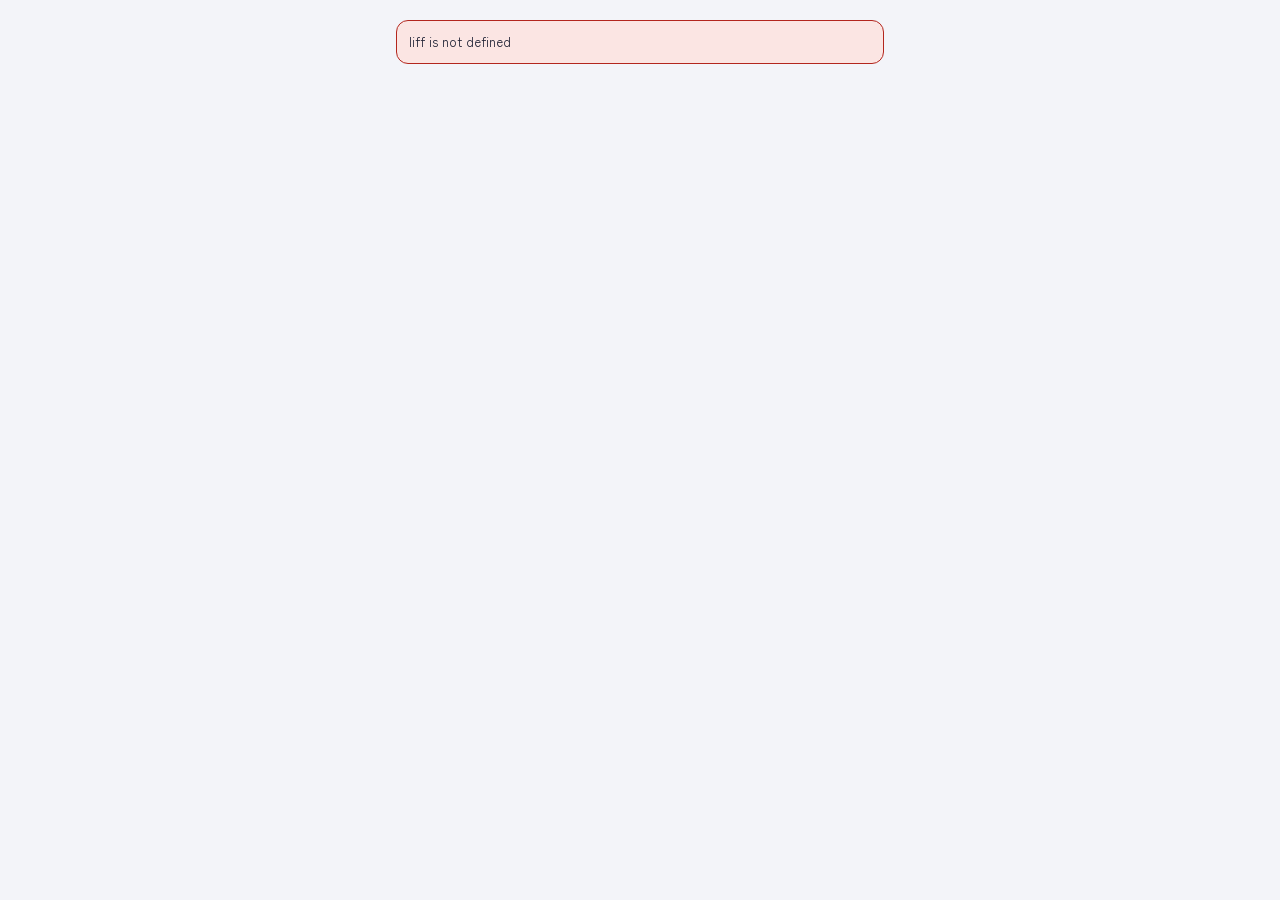
<file: client/index.html>
<!doctype html>
<html lang="ja">
<head>
<meta charset="utf-8">
<meta name="viewport" content="width=device-width, initial-scale=1, viewport-fit=cover">
<title>Wolly</title>
<link rel="preconnect" href="https://fonts.googleapis.com">
<link rel="stylesheet" href="https://fonts.googleapis.com/css2?family=Zen+Kaku+Gothic+New:wght@400;500;700&display=swap">
<link rel="stylesheet" href="../style.css">
</head>
<body data-app="client">
<div id="app" aria-live="polite"><main class="liff"><p class="note">読み込み中…</p></main></div>
<div class="toast" id="toast" role="status"></div>
<script charset="utf-8" src="https://static.line-scdn.net/liff/edge/2/sdk.js"></script>
<script src="../config.js"></script>
<script src="../app.js"></script>
</body>
</html>
</file>
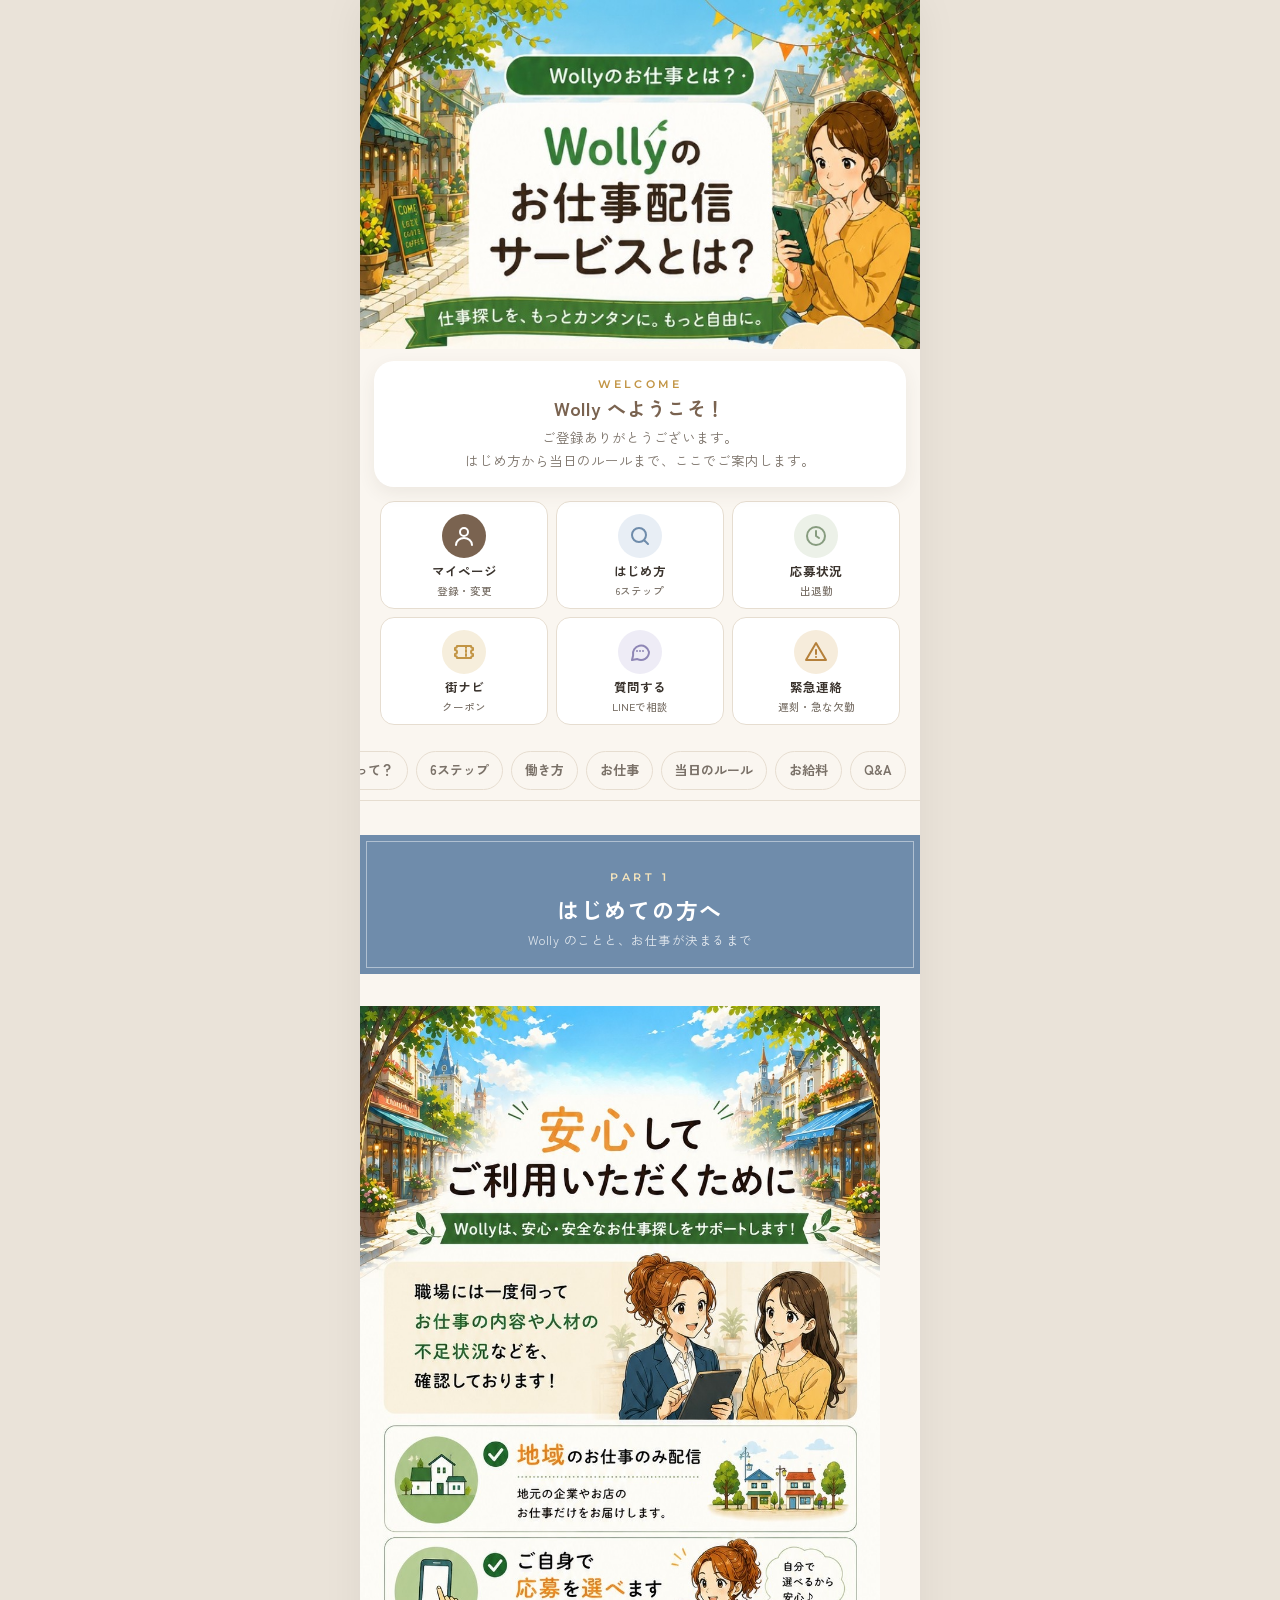
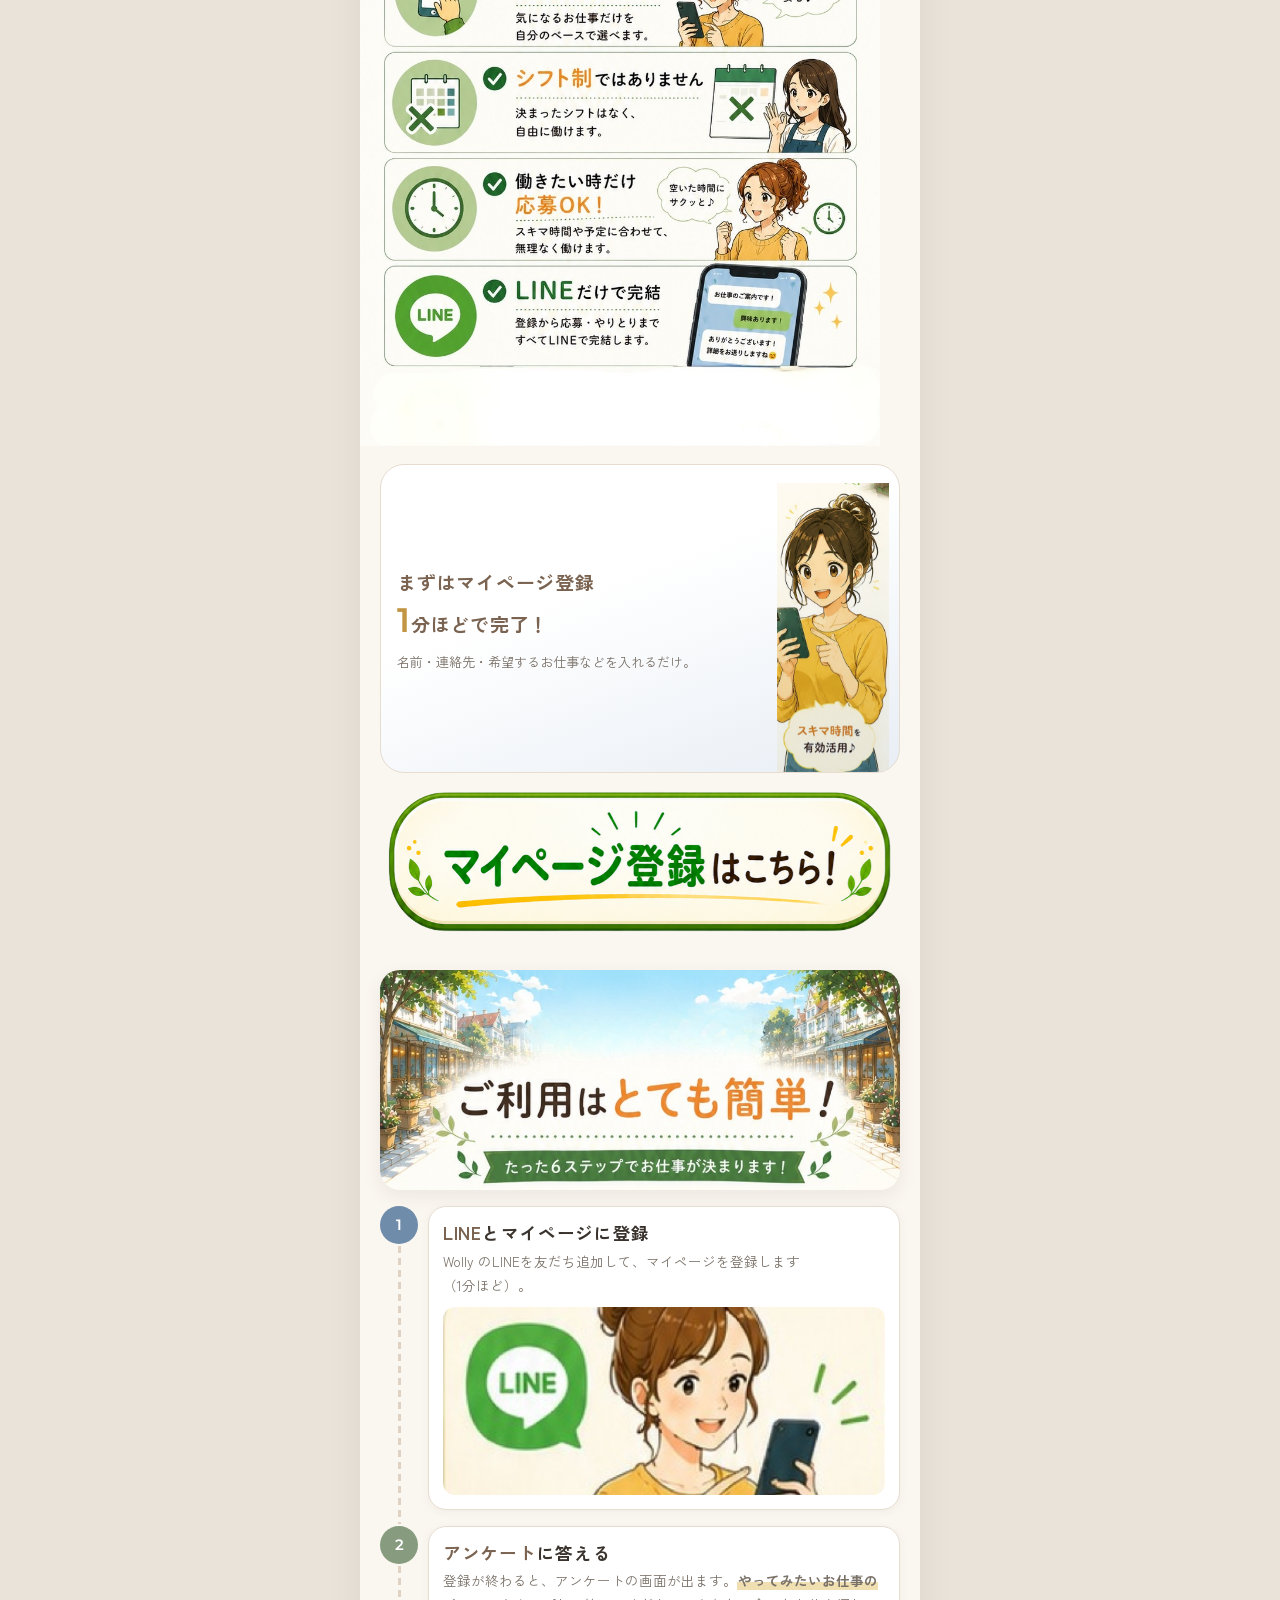
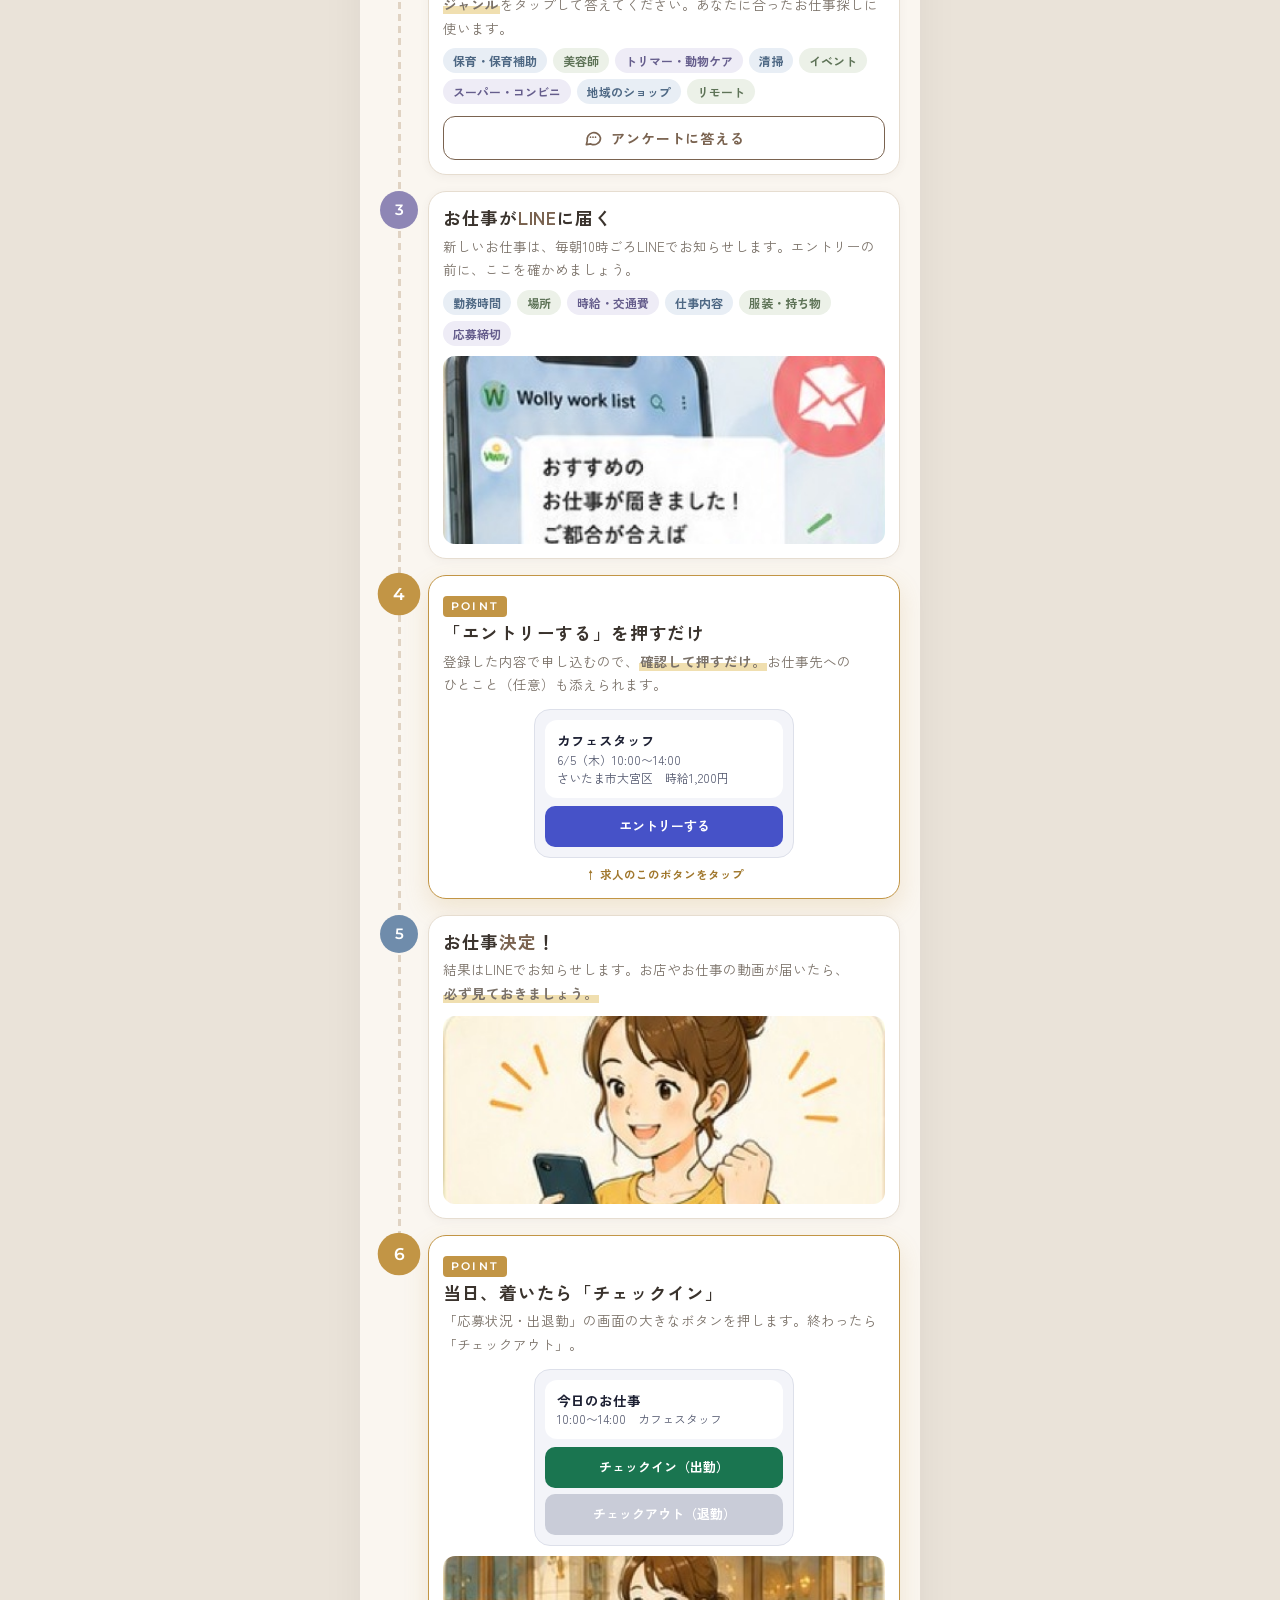
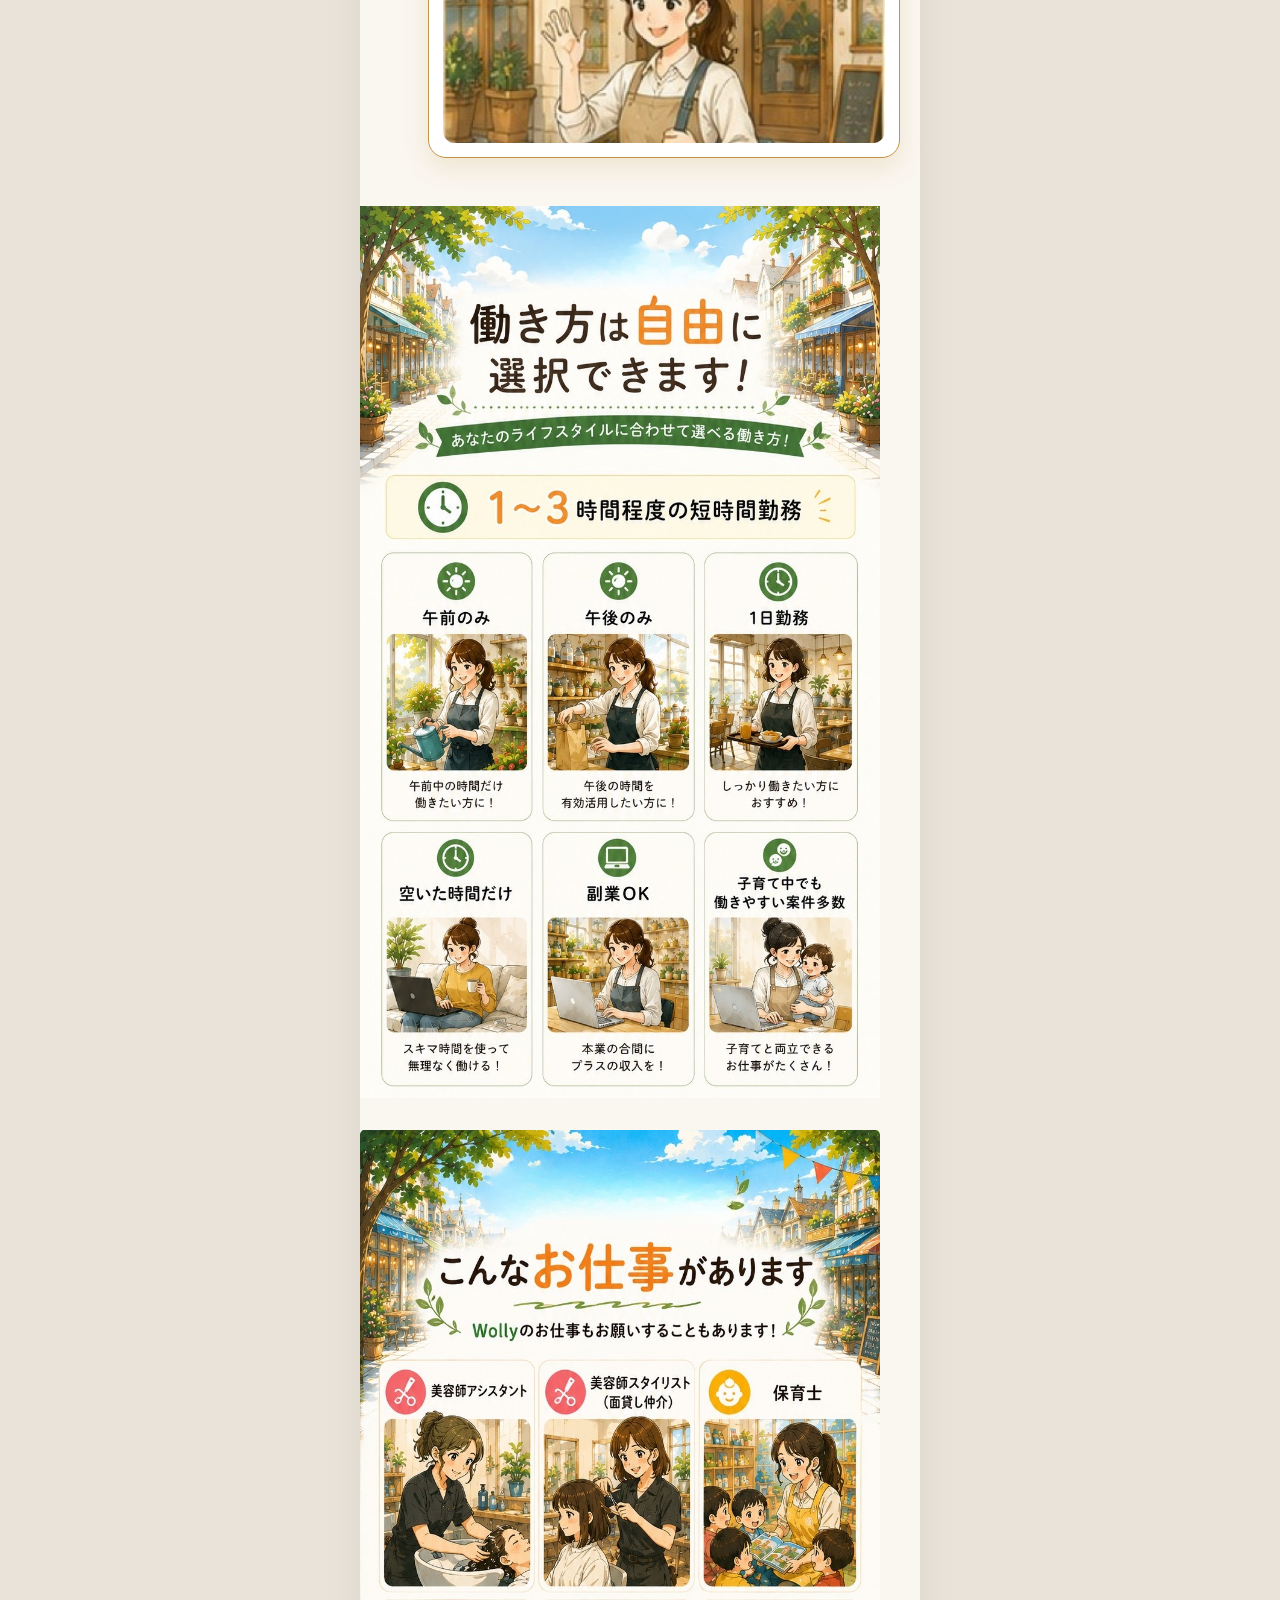
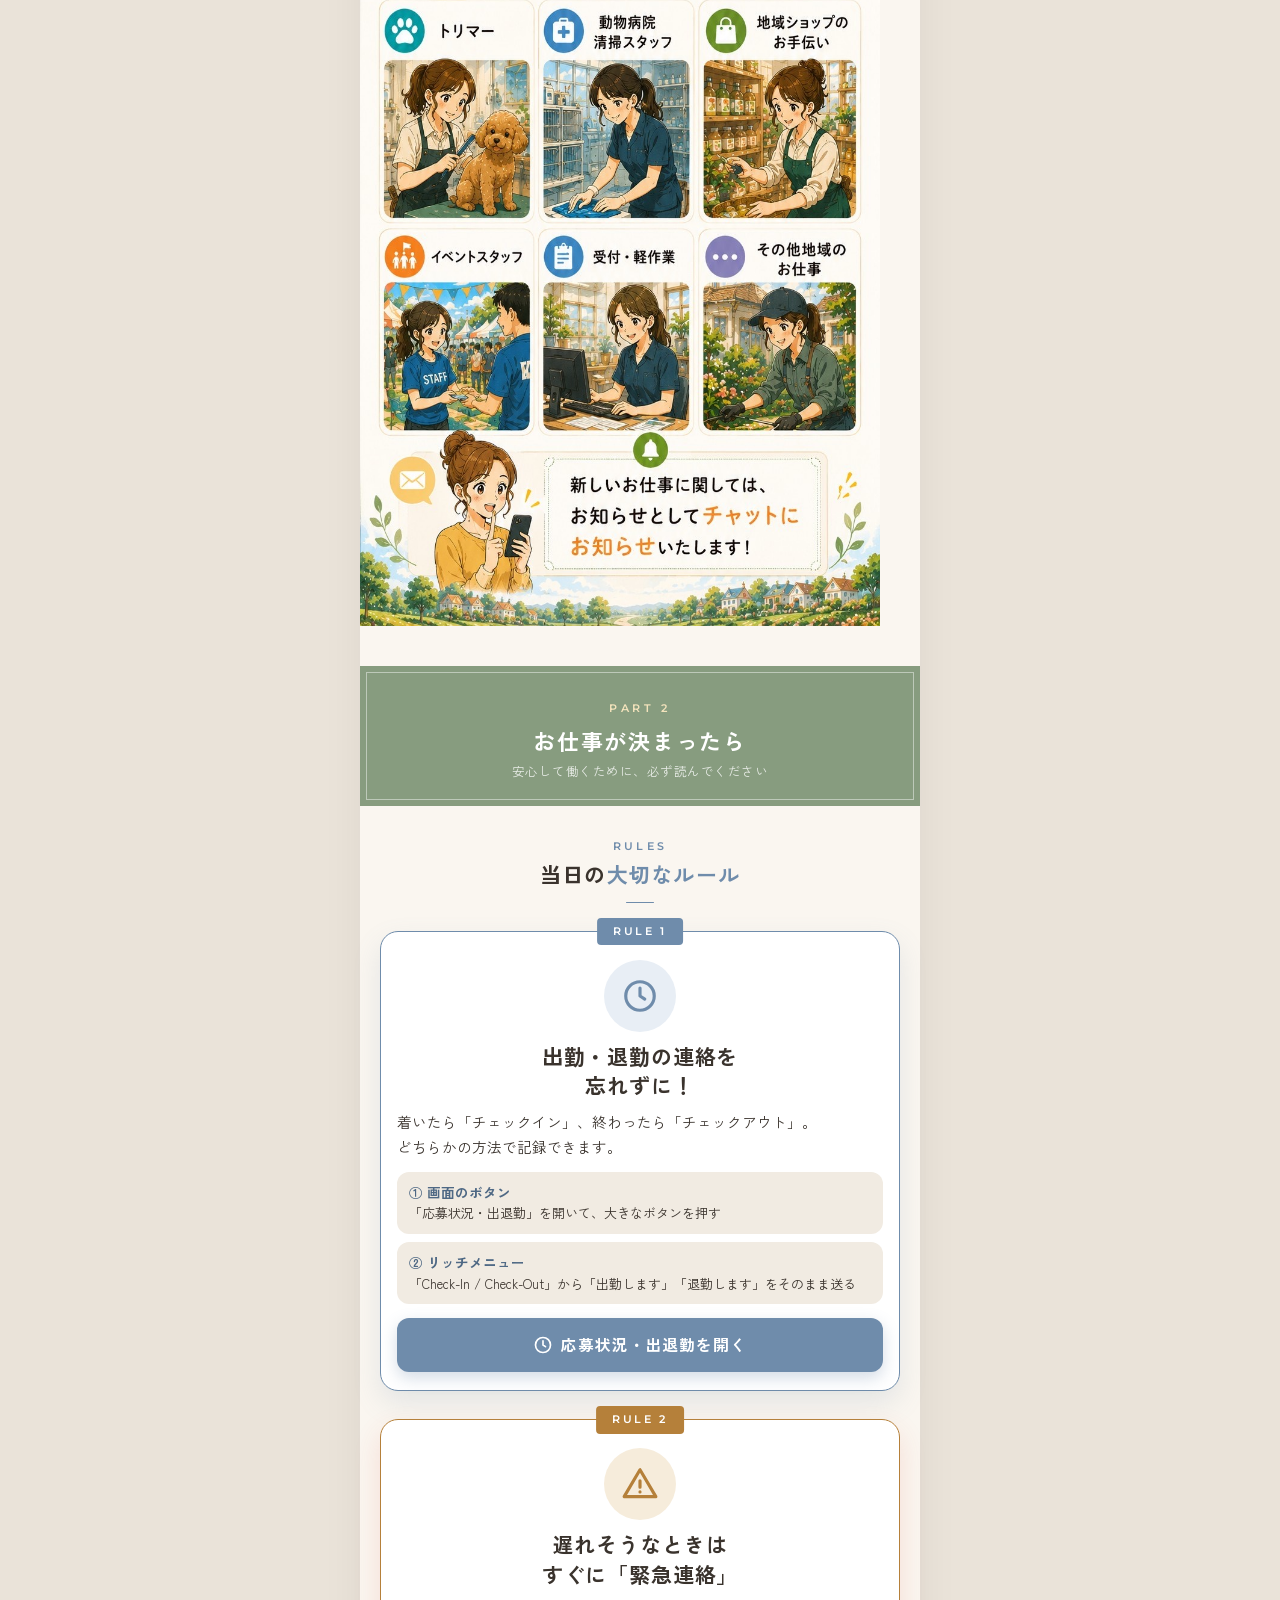
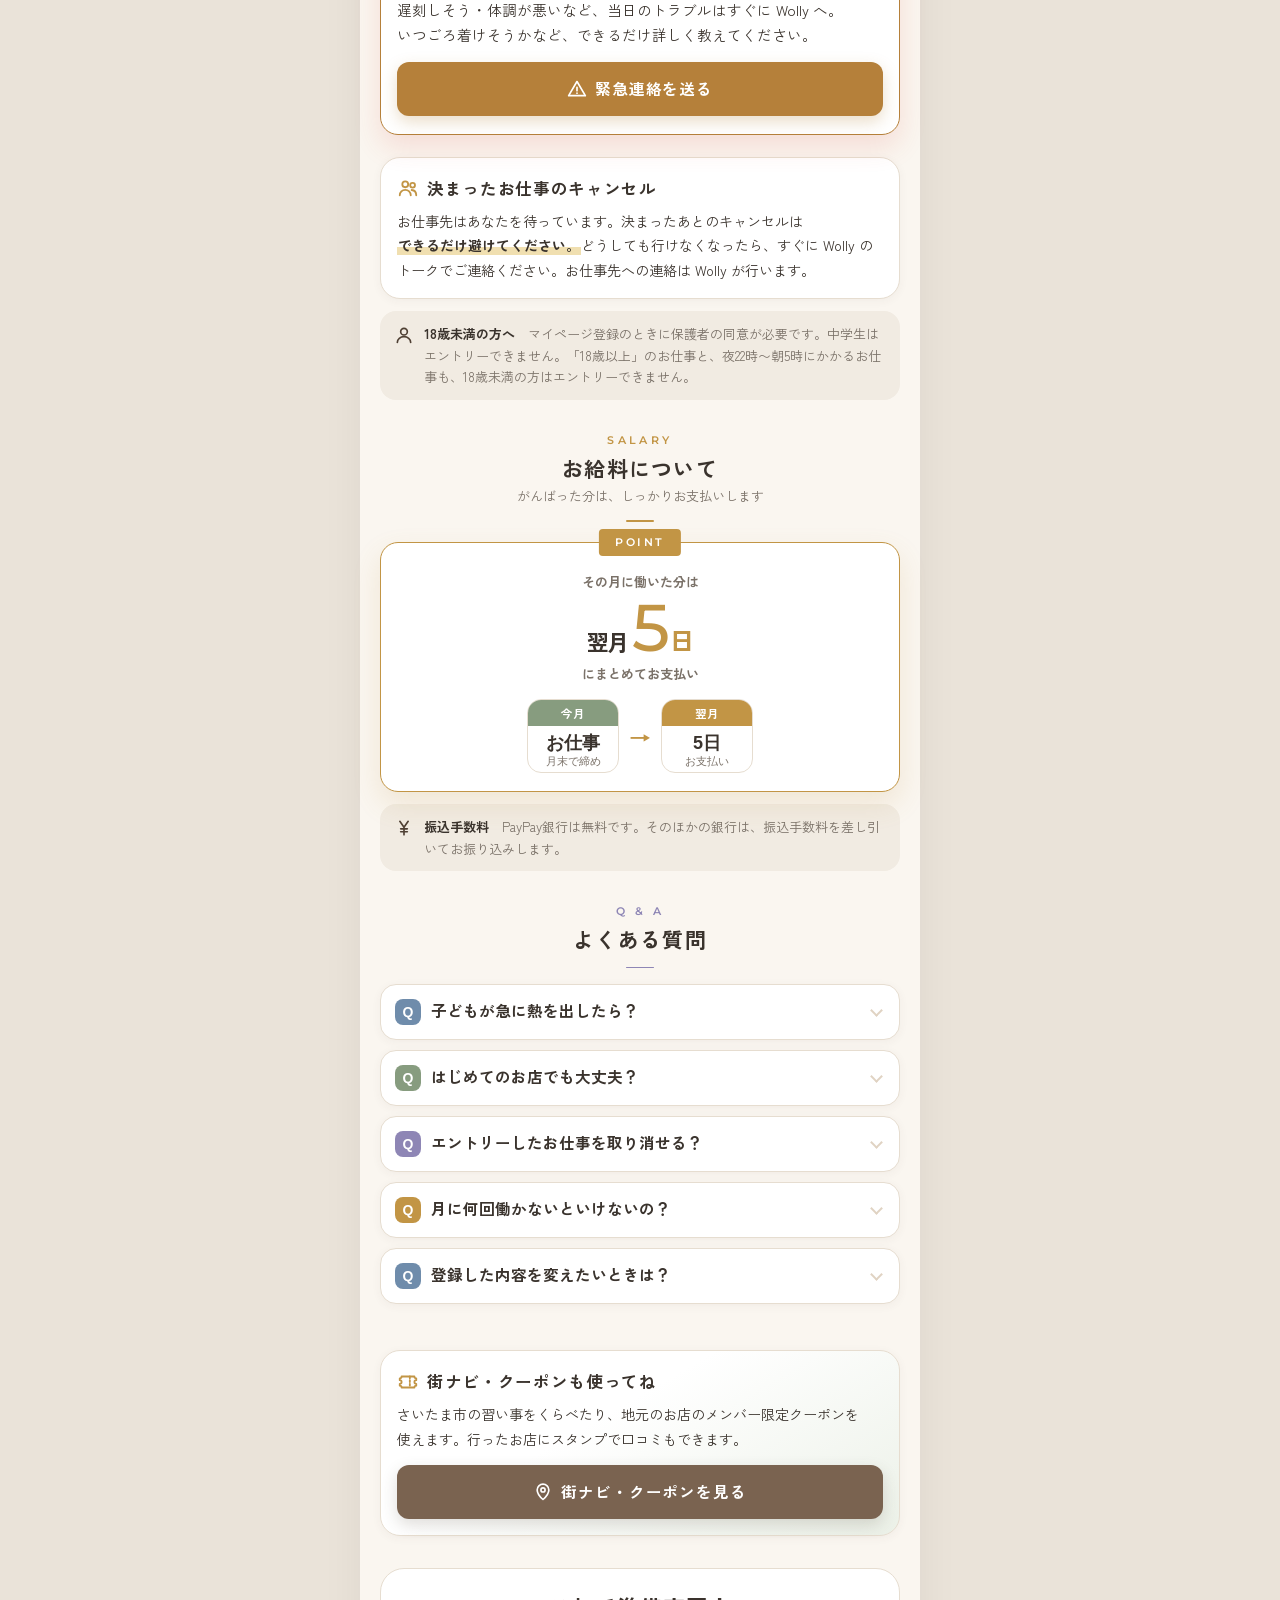
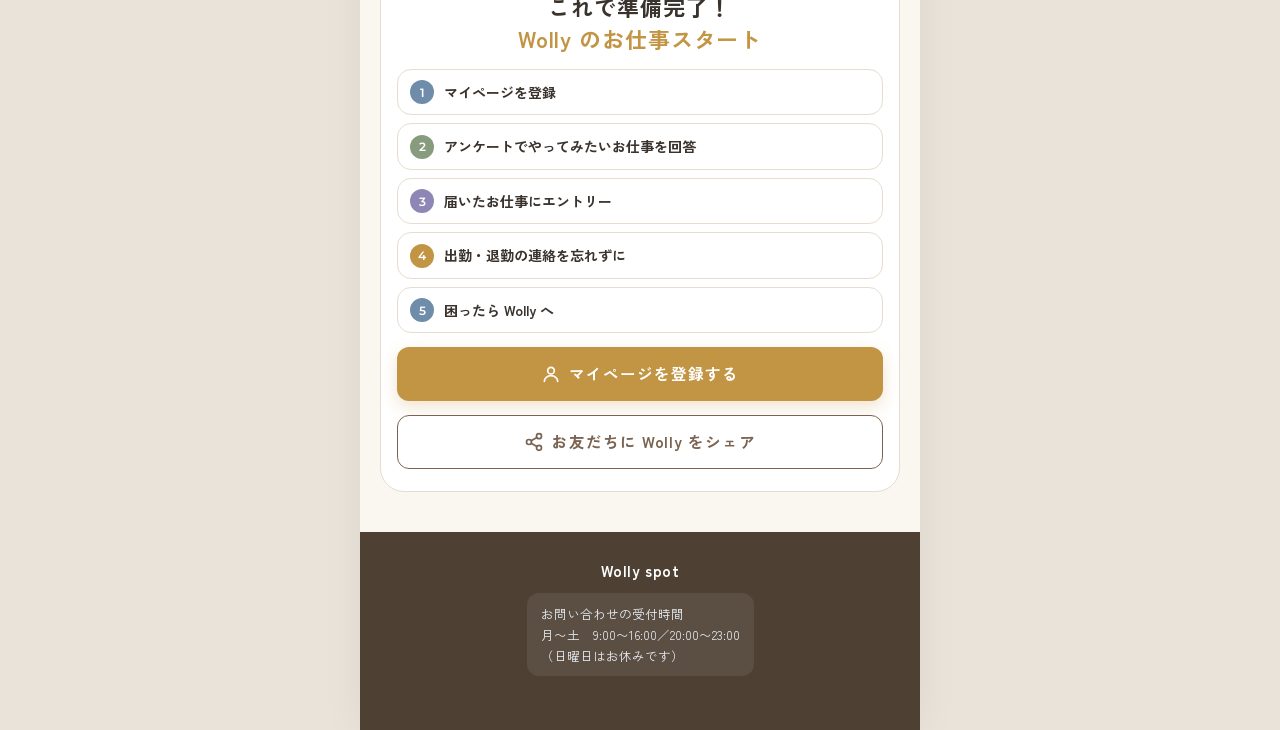
<file: guide/index.html>
<!doctype html>
<html lang="ja">
<head>
<meta charset="utf-8">
<meta name="viewport" content="width=device-width, initial-scale=1, viewport-fit=cover">
<title>Wollyの始め方</title>
<meta name="description" content="Wolly のお仕事配信サービスの始め方。マイページ登録からエントリー、当日のルール、お給料まで。">
<meta name="theme-color" content="#7A6350">
<link rel="preconnect" href="https://fonts.googleapis.com">
<link rel="preconnect" href="https://fonts.gstatic.com" crossorigin>
<link rel="stylesheet" href="https://fonts.googleapis.com/css2?family=Montserrat:wght@500;600&family=Zen+Kaku+Gothic+New:wght@400;500;700&display=swap">
<style>
:root{
  --ink:#3A332D;--muted:#7A7168;--green:#7A6350;--green-dk:#4F4034;--leaf:#F2ECE4;--leaf2:#E0D3C3;
  --orange:#C29545;--orange-dk:#A0772C;--orange-weak:#F6EEDC;--red:#B5803A;--red-weak:#F6ECDB;
  --cream:#FAF6F0;--paper:#FFFFFF;--sand:#F1EBE2;--line:#E6DDD0;--yellow:#F0DFB0;
  --blue:#6F8CAB;--blue-w:#E8EEF5;--sage:#879C7F;--sage-w:#ECF1E8;--lav:#8E86B5;--lav-w:#EEECF6;--mus:#C29545;--mus-w:#F6EEDC;
  --r:20px;--shadow:0 6px 18px rgba(79,64,52,.08);
  color-scheme:light;
}
*,*::before,*::after{box-sizing:border-box}
html{scroll-behavior:smooth;scroll-padding-top:62px}
body{margin:0;background:#EAE3D9;color:var(--ink);font-family:"Zen Kaku Gothic New","Hiragino Sans","Hiragino Kaku Gothic ProN","Yu Gothic",Meiryo,sans-serif;font-size:15.5px;line-height:1.75;-webkit-text-size-adjust:100%}
h1,h2,h3,.maru{font-family:"Zen Maru Gothic","Zen Kaku Gothic New",sans-serif}
a{color:var(--green)}
a,button,summary{-webkit-tap-highlight-color:transparent}
img{max-width:100%;height:auto;display:block}
p,h1,h2,h3,b,span,li{word-break:auto-phrase;overflow-wrap:anywhere}
:focus-visible{outline:3px solid var(--orange);outline-offset:3px;border-radius:8px}
.wrap{max-width:560px;margin:0 auto;background:var(--cream);min-height:100vh;box-shadow:0 0 40px rgba(0,0,0,.06)}

/* ヒーロー */
.hero{position:relative}
.hero img{width:100%}
.hello{margin:12px 14px 0;position:relative;z-index:1;background:var(--paper);border-radius:var(--r);padding:16px 16px 14px;box-shadow:var(--shadow);text-align:center}
.hello h1{margin:0;font-size:20px;color:var(--green-dk);line-height:1.45}
.hello p{margin:4px 0 0;font-size:13.5px;color:var(--muted)}

main{padding:0 14px 36px}

/* よく使うボタン */
.quick{display:grid;grid-template-columns:repeat(3,1fr);gap:8px;margin-top:14px}
.qbtn{display:flex;flex-direction:column;align-items:center;gap:5px;text-decoration:none;color:var(--ink);background:var(--paper);border:1px solid var(--line);border-radius:16px;padding:12px 4px 10px;box-shadow:var(--shadow);font-weight:700;font-size:12.5px;line-height:1.3;text-align:center;min-height:96px;transition:transform .12s}
.qbtn:active{transform:scale(.96)}
.qbtn .ic{width:44px;height:44px;border-radius:14px;display:grid;place-items:center;background:var(--leaf);color:var(--green)}
.qbtn.hot .ic{background:var(--green);color:#fff}
.qbtn.sos .ic{background:var(--red-weak);color:var(--red)}
.qbtn svg{width:24px;height:24px}
.qbtn small{display:block;font-weight:500;font-size:10.5px;color:var(--muted)}

/* 目次（上に固定） */
.toc{position:sticky;top:0;z-index:8;display:flex;gap:8px;overflow-x:auto;margin:16px -14px 0;padding:10px 14px;background:rgba(250,246,240,.95);-webkit-backdrop-filter:blur(8px);backdrop-filter:blur(8px);border-bottom:1px solid var(--line);scrollbar-width:none}
.toc::-webkit-scrollbar{display:none}
.toc a{flex:none;text-decoration:none;color:var(--green-dk);background:var(--leaf);border-radius:999px;padding:7px 13px;font-size:13px;font-weight:700;transition:background .2s,color .2s}
.toc a.on{background:var(--green);color:#fff}

/* パートの見出し（前半・後半） */
.part{margin:34px -14px 0;padding:20px 18px 18px;background:var(--green);color:#fff;text-align:center;position:relative}
.part::after{content:"";position:absolute;left:50%;bottom:-11px;transform:translateX(-50%);border:12px solid transparent;border-bottom:0;border-top-color:var(--green)}
.part small{display:inline-block;font-family:"Zen Maru Gothic",sans-serif;font-weight:900;letter-spacing:.18em;font-size:12px;background:rgba(255,255,255,.18);border-radius:999px;padding:2px 12px}
.part h2{margin:6px 0 0;font-size:23px;line-height:1.4}
.part p{margin:4px 0 0;font-size:13px;opacity:.9}
.part.orange{background:var(--orange)}
.part.orange::after{border-top-color:var(--orange)}

/* セクション見出し */
.sec{padding-top:32px}
.sec-head{text-align:center;margin-bottom:16px}
.sec-head h2{margin:0;font-size:22px;color:var(--ink);line-height:1.4}
.sec-head h2 em{font-style:normal;color:var(--orange)}
.sec-head p{margin:2px 0 0;font-size:13px;color:var(--muted)}
.sec-head::after{content:"";display:block;width:56px;height:4px;border-radius:4px;background:var(--leaf2);margin:10px auto 0}

/* 絵（Canvaのイラスト） */
.pic{border-radius:var(--r);overflow:hidden;box-shadow:var(--shadow);background:#fff}
.pic+.pic{margin-top:12px}
.bleed{margin:0 -14px;border-radius:0;box-shadow:none}

/* 登録の呼びかけ */
.cta{display:grid;grid-template-columns:1fr 112px;align-items:center;gap:4px;background:linear-gradient(160deg,#fff 30%,var(--leaf) 100%);border:2px solid var(--leaf2);border-radius:24px;padding:18px 10px 0 16px;margin-top:18px;overflow:hidden}
.cta h3{margin:0;font-size:19px;color:var(--green-dk);line-height:1.45}
.cta h3 b{font-size:34px;color:var(--orange);font-weight:900}
.cta p{margin:6px 0 14px;font-size:13px;color:var(--muted)}
.cta img{width:112px;align-self:end;mix-blend-mode:multiply}
.imgbtn{display:block;margin:14px 4px 6px}
.imgbtn:active{transform:scale(.97)}

/* 6ステップ */
.steps{list-style:none;margin:16px 0 0;padding:0}
.step{display:grid;grid-template-columns:38px 1fr;gap:10px;position:relative;padding-bottom:16px}
.step:not(:last-child)::before{content:"";position:absolute;left:17.5px;top:40px;bottom:2px;width:3px;background:repeating-linear-gradient(to bottom,var(--leaf2) 0 7px,transparent 7px 12px)}
.dot{width:38px;height:38px;border-radius:50%;background:var(--green);color:#fff;display:grid;place-items:center;font-family:"Zen Maru Gothic",sans-serif;font-weight:900;font-size:18px}
.sbody{background:var(--paper);border:1px solid var(--line);border-radius:18px;padding:14px;box-shadow:var(--shadow)}
.sbody h3{margin:0;font-size:17.5px;line-height:1.4}
.sbody h3 em{font-style:normal;color:var(--green)}
.sbody p{margin:4px 0 0;font-size:13.5px;color:var(--muted)}
.sbody .thumb{border-radius:12px;margin-top:10px;width:100%;aspect-ratio:400/170;object-fit:cover}
.step.key .dot{background:var(--orange);transform:scale(1.12)}
.step.key .sbody{border:2.5px solid var(--orange);box-shadow:0 10px 24px rgba(194,149,69,.18)}
.pt{display:inline-block;background:var(--orange);color:#fff;font-family:"Zen Maru Gothic",sans-serif;font-weight:900;font-size:11px;letter-spacing:.14em;border-radius:6px;padding:1px 8px;margin-bottom:4px}
.tags{display:flex;flex-wrap:wrap;gap:6px;margin-top:8px}
.tags span{font-size:12px;font-weight:700;color:var(--green-dk);background:var(--leaf);border-radius:999px;padding:2px 10px}

/* 求人カードの絵（エントリーボタン） */
.mock{margin:12px auto 2px;max-width:260px;background:#F3F4F9;border-radius:16px;padding:10px;border:1px solid #DDE0EA}
.mock .job{background:#fff;border-radius:12px;padding:10px 12px;font-size:12px;line-height:1.55;color:#1D2033}
.mock .job b{font-size:13.5px;display:block}
.mock .job span{color:#555A70}
.mock .eb{display:block;margin-top:8px;text-align:center;background:#4652C8;color:#fff;border-radius:10px;padding:9px 0;font-weight:700;font-size:13px;animation:pulse 1.8s infinite}
.mock .eb.in{background:#1A7550}
.mock .eb.out{background:#C9CCD8;animation:none;margin-top:6px}
.tapme{display:block;text-align:center;font-size:11.5px;color:var(--orange-dk);font-weight:700;margin-top:6px}
@keyframes pulse{0%{box-shadow:0 0 0 0 rgba(70,82,200,.45)}70%{box-shadow:0 0 0 12px rgba(70,82,200,0)}100%{box-shadow:0 0 0 0 rgba(70,82,200,0)}}

/* ボタン */
.btn{display:flex;align-items:center;justify-content:center;gap:8px;min-height:54px;border-radius:16px;background:var(--green);color:#fff;text-decoration:none;font-weight:700;font-size:15.5px;box-shadow:0 4px 0 var(--green-dk);margin-top:14px;transition:transform .1s,box-shadow .1s}
.btn:active{transform:translateY(3px);box-shadow:0 1px 0 var(--green-dk)}
.btn.orange{background:var(--orange);box-shadow:0 4px 0 var(--orange-dk)}
.btn.red{background:var(--red);box-shadow:0 4px 0 #8A6220}
.btn.ghost{background:#fff;color:var(--green);border:2px solid var(--green);box-shadow:none}
.btn svg{width:20px;height:20px}

/* POINT／RULE カード */
.point{position:relative;background:var(--paper);border:2.5px solid var(--green);border-radius:24px;padding:28px 16px 18px;box-shadow:0 12px 28px rgba(122,99,80,.14);text-align:center;margin-top:28px}
.point .ribbon{position:absolute;top:-14px;left:50%;transform:translateX(-50%);background:var(--green);color:#fff;font-family:"Zen Maru Gothic",sans-serif;font-weight:900;font-size:12.5px;letter-spacing:.14em;padding:4px 16px;border-radius:999px;white-space:nowrap}
.point .big-ic{width:80px;height:80px;margin:0 auto 10px;border-radius:26px;display:grid;place-items:center;background:var(--leaf);color:var(--green)}
.point .big-ic svg{width:46px;height:46px}
.point h3{margin:0 0 8px;font-size:21px;line-height:1.4}
.point p{margin:0;text-align:left;font-size:14.5px}
.point.red{border-color:var(--red);box-shadow:0 12px 28px rgba(217,68,58,.14)}
.point.red .ribbon{background:var(--red)}
.point.red .big-ic{background:var(--red-weak);color:var(--red)}
.point.orange{border-color:var(--orange);box-shadow:0 12px 28px rgba(194,149,69,.16)}
.point.orange .ribbon{background:var(--orange)}
.two{display:grid;gap:8px;margin-top:12px;text-align:left}
.two div{background:var(--sand);border-radius:12px;padding:10px 12px;font-size:13px;line-height:1.6}
.two b{display:block;color:var(--green-dk);font-size:13.5px}
.card{background:var(--paper);border:1px solid var(--line);border-radius:var(--r);padding:16px;box-shadow:var(--shadow);margin-top:14px}
.card h3{margin:0 0 6px;font-size:16.5px;display:flex;align-items:center;gap:8px}
.card h3 svg{width:22px;height:22px;color:var(--orange);flex:none}
.card p{margin:0;font-size:14px}
.mini{display:flex;gap:10px;align-items:flex-start;background:var(--sand);border-radius:16px;padding:12px 14px;margin-top:12px;font-size:13px;line-height:1.65;color:var(--muted)}
.mini svg{flex:none;width:20px;height:20px;color:var(--green-dk);margin-top:2px}
.mini b{color:var(--ink)}
mark{background:linear-gradient(transparent 58%,var(--yellow) 58%);color:inherit;font-weight:700;padding:0 1px}

/* お給料 */
.payday .lbl{font-weight:700;color:var(--muted);font-size:13px}
.payday .d{font-family:"Zen Maru Gothic",sans-serif;font-weight:900;color:var(--orange);font-size:66px;line-height:1.05;letter-spacing:-.02em}
.payday .d small{font-size:22px;color:var(--ink);margin-right:4px}
.payday .d span{font-size:26px}
.flow{display:flex;align-items:center;justify-content:center;gap:10px;margin-top:14px}
.cal{width:92px;border-radius:14px;overflow:hidden;background:#fff;border:1px solid var(--line);text-align:center}
.cal i{display:block;font-style:normal;background:var(--green);color:#fff;font-size:11.5px;font-weight:700;padding:3px 0}
.cal b{display:block;font-family:"Zen Maru Gothic",sans-serif;font-size:18px;padding:6px 0 4px;line-height:1.25}
.cal b small{display:block;font-size:10.5px;color:var(--muted);font-weight:500}
.cal.goal i{background:var(--orange)}
.arrow{color:var(--orange);font-size:22px;font-weight:900}

/* よくある質問 */
details{background:var(--paper);border:1px solid var(--line);border-radius:16px;box-shadow:var(--shadow)}
details+details{margin-top:10px}
summary{list-style:none;cursor:pointer;padding:14px 42px 14px 14px;position:relative;font-weight:700;display:flex;gap:10px;align-items:flex-start;line-height:1.5}
summary::-webkit-details-marker{display:none}
summary::before{content:"Q";flex:none;width:26px;height:26px;border-radius:8px;background:var(--green);color:#fff;display:grid;place-items:center;font-family:"Zen Maru Gothic",sans-serif;font-size:14px}
summary::after{content:"";position:absolute;right:18px;top:21px;width:9px;height:9px;border-right:2.5px solid var(--green);border-bottom:2.5px solid var(--green);transform:rotate(45deg);transition:transform .2s}
details[open] summary::after{transform:rotate(-135deg);top:25px}
details .a{padding:0 16px 16px;font-size:14px}
details .a p{margin:0}
details .a p+p{margin-top:6px}

/* スタッフ */
.person{display:grid;grid-template-columns:52px 1fr;gap:12px;background:var(--paper);border:1px solid var(--line);border-radius:var(--r);padding:14px;box-shadow:var(--shadow)}
.person+.person{margin-top:10px}
.avatar{width:52px;height:52px;border-radius:50%;display:grid;place-items:center;font-family:"Zen Maru Gothic",sans-serif;font-weight:900;font-size:20px;color:#fff}
.person .role{display:inline-block;font-size:11px;font-weight:700;color:var(--green-dk);background:var(--leaf);border-radius:6px;padding:1px 8px}
.person b{display:block;font-family:"Zen Maru Gothic",sans-serif;font-size:17px;line-height:1.4;margin-top:2px}
.person p{margin:4px 0 0;font-size:13.5px}

/* 最後 */
.ready{background:linear-gradient(160deg,#fff 0%,var(--leaf) 100%);border:2px solid var(--leaf2);border-radius:24px;padding:22px 16px;text-align:center;margin-top:32px}
.ready h2{margin:0;font-size:22px;line-height:1.45}
.ready h2 em{font-style:normal;color:var(--orange)}
.ready ol{list-style:none;padding:0;margin:14px 0 0;display:grid;gap:8px;text-align:left}
.ready li{background:#fff;border-radius:14px;padding:10px 12px;font-size:14px;font-weight:700;display:flex;gap:10px;align-items:center;border:1px solid var(--line)}
.ready li span{flex:none;width:24px;height:24px;border-radius:50%;background:var(--green);color:#fff;display:grid;place-items:center;font-size:12px}

footer{background:var(--green-dk);color:#E9EEF4;padding:26px 16px calc(40px + env(safe-area-inset-bottom));font-size:12.5px;text-align:center}
footer a{color:#fff}
footer .hours{display:inline-block;text-align:left;background:rgba(255,255,255,.1);border-radius:12px;padding:10px 14px;margin:8px 0 14px;line-height:1.7}
footer .links{display:flex;gap:16px;justify-content:center;flex-wrap:wrap}

.top{position:fixed;right:14px;bottom:calc(18px + env(safe-area-inset-bottom));width:46px;height:46px;border-radius:50%;background:var(--green);color:#fff;display:grid;place-items:center;box-shadow:var(--shadow);opacity:0;pointer-events:none;transition:opacity .2s;text-decoration:none;z-index:10}
.top.show{opacity:1;pointer-events:auto}
.top svg{width:22px;height:22px}

/* タップできる所：押すとふわっと沈み、離すとやわらかく戻る */
.qbtn,.btn,.imgbtn,.toc a,summary,.top{transition:transform .35s cubic-bezier(.34,1.56,.64,1),box-shadow .35s ease,background-color .2s,filter .3s;will-change:transform}
.qbtn:active,.btn:active,.toc a:active,.top:active{transform:scale(.94);transition-duration:.12s}
.btn:active{box-shadow:0 1px 0 rgba(0,0,0,.15)}
summary:active{transform:scale(.98);transition-duration:.12s}
.qbtn:active{box-shadow:0 0 0 6px rgba(122,99,80,.12)}
@media (hover:hover){
  .qbtn:hover,.btn:hover{transform:translateY(-3px);box-shadow:0 12px 22px rgba(79,64,52,.14)}
  .toc a:hover{transform:translateY(-2px)}
  summary:hover{background:#FAF8F4}
}
/* マイページ登録はこちら：ふわふわ浮かぶ */
.imgbtn{animation:fuwa 2.8s ease-in-out infinite}
.imgbtn img{animation:glow 2.8s ease-in-out infinite}
.imgbtn:active{animation-play-state:paused;transform:scale(.95)}
@keyframes fuwa{0%,100%{transform:translateY(0) scale(1)}50%{transform:translateY(-7px) scale(1.025)}}
@keyframes glow{0%,100%{filter:drop-shadow(0 4px 4px rgba(122,99,80,.15))}50%{filter:drop-shadow(0 12px 10px rgba(122,99,80,.28))}}
/* ===== おしゃれ：飾りは細い線と英字で控えめに ===== */
h1,h2,h3,.maru{font-family:"Zen Kaku Gothic New",sans-serif;font-weight:700;letter-spacing:.04em}
.en{font-family:"Montserrat",sans-serif;font-weight:600;letter-spacing:.22em;text-transform:uppercase}
.hello h1{color:var(--green);font-size:19px}
.hello h1::before{content:"WELCOME";display:block;font-family:"Montserrat",sans-serif;font-size:10.5px;font-weight:600;letter-spacing:.3em;color:var(--orange);margin-bottom:2px}
/* 帯：ネイビーに細い金の線 */
.part{padding:26px 18px 24px;box-shadow:inset 0 0 0 6px var(--green),inset 0 0 0 7px rgba(194,149,69,.55)}
.part::after{display:none}
.part small{font-family:"Montserrat",sans-serif;font-weight:600;letter-spacing:.32em;background:none;color:#D9B867;padding:0;font-size:11px}
.part h2{font-size:22px;letter-spacing:.08em}
.part p{font-size:12.5px;opacity:.8;letter-spacing:.04em}
/* 見出し：英字の小見出し＋金の細線 */
.sec-head::before{content:attr(data-en);display:block;font-family:"Montserrat",sans-serif;font-weight:600;font-size:10.5px;letter-spacing:.32em;text-transform:uppercase;color:var(--orange);margin-bottom:4px}
.sec-head h2{font-size:21px;letter-spacing:.06em}
.sec-head h2 em{color:var(--orange)}
.sec-head::after{width:28px;height:1.5px;background:var(--orange);margin-top:12px}
/* 形：角を少し控えめに、影はうすく */
.btn{border-radius:12px;box-shadow:0 6px 16px rgba(79,64,52,.18);letter-spacing:.06em}
.btn:active{box-shadow:0 2px 6px rgba(79,64,52,.2)}
.btn.orange{box-shadow:0 6px 16px rgba(194,149,69,.25)}
.btn.red{box-shadow:0 6px 16px rgba(176,125,42,.25)}
.btn.ghost{box-shadow:none;border-width:1.5px}
.qbtn{border-radius:14px;box-shadow:none}
.qbtn .ic{border-radius:50%;background:var(--leaf)}
.qbtn.hot .ic{background:var(--green)}
.qbtn.sos .ic{background:var(--red-weak);color:var(--red)}
.point{border-width:1.5px;border-radius:18px}
.point .ribbon{border-radius:4px;font-family:"Montserrat",sans-serif;font-weight:600;letter-spacing:.24em;font-size:11px}
.point .big-ic{border-radius:50%;width:72px;height:72px}
.point .big-ic svg{width:38px;height:38px}
.pt{border-radius:4px;font-family:"Montserrat",sans-serif;font-weight:600;letter-spacing:.2em}
.step.key .sbody{border-width:1.5px}
.dot{font-family:"Montserrat",sans-serif;font-weight:600;font-size:15px}
.sbody,.card,details,.person,.chk{box-shadow:0 2px 10px rgba(79,64,52,.05)}
.toc a{background:transparent;border:1px solid var(--line);color:var(--muted)}
.toc a.on{background:var(--green);border-color:var(--green);color:#fff}
.ready{background:var(--paper);border:1px solid var(--line)}
.ready li span{font-family:"Montserrat",sans-serif;font-weight:600}
.payday .d{font-family:"Montserrat",sans-serif;font-weight:500;color:var(--orange)}
.payday .d small,.payday .d span{font-family:"Zen Kaku Gothic New",sans-serif;font-weight:700}
.cta{border:1px solid var(--line);background:linear-gradient(160deg,#fff 40%,var(--blue-w) 100%)}
.cta h3{color:var(--green)}
.cta h3 b{font-family:"Montserrat",sans-serif;font-weight:600}
footer{background:var(--green-dk)}
footer .hours{background:rgba(255,255,255,.07)}
/* ===== ベージュを土台に、くすみ色（ブルー・セージ・マスタード・ラベンダー）を少しずつ使い分ける ===== */
/* 帯：PART 1 はブルー、PART 2 はセージ。内側に白の細線 */
.part{background:var(--blue);box-shadow:inset 0 0 0 6px var(--blue),inset 0 0 0 7px rgba(255,255,255,.45)}
.part small{color:#F3E3BC}
.part.orange{background:var(--sage);box-shadow:inset 0 0 0 6px var(--sage),inset 0 0 0 7px rgba(255,255,255,.45)}
/* よく使うボタン：アイコンの色を1つずつ変える */
.qbtn:nth-child(2) .ic{background:var(--blue-w);color:var(--blue)}
.qbtn:nth-child(3) .ic{background:var(--sage-w);color:var(--sage)}
.qbtn:nth-child(4) .ic{background:var(--mus-w);color:var(--mus)}
.qbtn:nth-child(5) .ic{background:var(--lav-w);color:var(--lav)}
/* 見出しの英字と細線：セクションごとに色を変える */
#rules .sec-head::before,#rules .sec-head h2 em{color:var(--blue)}
#rules .sec-head::after{background:var(--blue)}
#pay .sec-head::before{color:var(--mus)}
#faq .sec-head::before{color:var(--lav)}
#faq .sec-head::after{background:var(--lav)}
/* 6ステップの番号：色を順に */
.step:nth-child(1) .dot{background:var(--blue)}
.step:nth-child(2) .dot{background:var(--sage)}
.step:nth-child(3) .dot{background:var(--lav)}
.step:nth-child(5) .dot{background:var(--blue)}
.step:not(:last-child)::before{background:repeating-linear-gradient(to bottom,var(--leaf2) 0 7px,transparent 7px 12px)}
.tags span:nth-child(3n+1){background:var(--blue-w);color:#4E6884}
.tags span:nth-child(3n+2){background:var(--sage-w);color:#5E7357}
.tags span:nth-child(3n){background:var(--lav-w);color:#655D8C}
/* RULE 1 はブルー */
#rules .point:not(.red){border-color:var(--blue);box-shadow:0 12px 28px rgba(111,140,171,.16)}
#rules .point:not(.red) .ribbon{background:var(--blue)}
#rules .point:not(.red) .big-ic{background:var(--blue-w);color:var(--blue)}
#rules .point:not(.red) .btn{background:var(--blue);box-shadow:0 6px 16px rgba(111,140,171,.3)}
#rules .two b{color:#4E6884}
/* お給料のカレンダー */
.cal i{background:var(--sage)}
/* よくある質問：Q の色を順に */
details:nth-of-type(4n+1) summary::before{background:var(--blue)}
details:nth-of-type(4n+2) summary::before{background:var(--sage)}
details:nth-of-type(4n+3) summary::before{background:var(--lav)}
details:nth-of-type(4n) summary::before{background:var(--mus)}
summary::after{border-color:var(--leaf2)}
/* 最後のチェックリスト：番号の色を順に */
.ready li:nth-child(1) span{background:var(--blue)}
.ready li:nth-child(2) span{background:var(--sage)}
.ready li:nth-child(3) span{background:var(--lav)}
.ready li:nth-child(4) span{background:var(--mus)}
.ready li:nth-child(5) span{background:var(--blue)}
.btn.sm{min-height:44px;font-size:14px;margin-top:12px}
.reveal{opacity:0;transform:translateY(14px);transition:opacity .5s,transform .5s}
.reveal.in{opacity:1;transform:none}
@media (prefers-reduced-motion:reduce){*{animation:none!important;transition:none!important}.reveal{opacity:1;transform:none}html{scroll-behavior:auto}}
@media (min-width:481px){main{padding:0 20px 40px}.toc,.part{margin-left:-20px;margin-right:-20px}.bleed{margin:0 -20px}}
@media (max-width:340px){.quick{grid-template-columns:repeat(2,1fr)}.cta{grid-template-columns:1fr 84px}.cta img{width:84px}}
</style>
</head>
<body>
<svg width="0" height="0" style="position:absolute" aria-hidden="true">
  <defs>
    <symbol id="i-search" viewBox="0 0 24 24" fill="none" stroke="currentColor" stroke-width="2" stroke-linecap="round" stroke-linejoin="round"><circle cx="11" cy="11" r="7"/><path d="m20 20-3.5-3.5"/></symbol>
    <symbol id="i-user" viewBox="0 0 24 24" fill="none" stroke="currentColor" stroke-width="2" stroke-linecap="round" stroke-linejoin="round"><circle cx="12" cy="8" r="4"/><path d="M4 21c0-4 3.6-7 8-7s8 3 8 7"/></symbol>
    <symbol id="i-clock" viewBox="0 0 24 24" fill="none" stroke="currentColor" stroke-width="2" stroke-linecap="round" stroke-linejoin="round"><circle cx="12" cy="12" r="9"/><path d="M12 7v5l3 2"/></symbol>
    <symbol id="i-map" viewBox="0 0 24 24" fill="none" stroke="currentColor" stroke-width="2" stroke-linecap="round" stroke-linejoin="round"><path d="M12 21s-7-6.2-7-11.5A7 7 0 0 1 19 9.5C19 14.8 12 21 12 21z"/><circle cx="12" cy="9.5" r="2.5"/></symbol>
    <symbol id="i-chat" viewBox="0 0 24 24" fill="none" stroke="currentColor" stroke-width="2" stroke-linecap="round" stroke-linejoin="round"><path d="M21 12a8 8 0 0 1-11.6 7.1L4 20l1.1-4.6A8 8 0 1 1 21 12z"/><path d="M9 11h.01M12 11h.01M15 11h.01"/></symbol>
    <symbol id="i-sos" viewBox="0 0 24 24" fill="none" stroke="currentColor" stroke-width="2" stroke-linecap="round" stroke-linejoin="round"><path d="M12 3 2 20h20L12 3z"/><path d="M12 10v4M12 17h.01"/></symbol>
    <symbol id="i-yen" viewBox="0 0 24 24" fill="none" stroke="currentColor" stroke-width="2" stroke-linecap="round" stroke-linejoin="round"><path d="m7 4 5 7 5-7M12 11v9M8 13h8M8 16.5h8"/></symbol>
    <symbol id="i-people" viewBox="0 0 24 24" fill="none" stroke="currentColor" stroke-width="2" stroke-linecap="round" stroke-linejoin="round"><circle cx="9" cy="8" r="3.2"/><path d="M3 20c0-3.3 2.7-6 6-6s6 2.7 6 6"/><circle cx="17" cy="9" r="2.6"/><path d="M16 14.2c2.9.3 5 2.6 5 5.8"/></symbol>
    <symbol id="i-ticket" viewBox="0 0 24 24" fill="none" stroke="currentColor" stroke-width="2" stroke-linecap="round" stroke-linejoin="round"><path d="M3 8a2 2 0 0 0 2-2h14a2 2 0 0 0 2 2v2a2 2 0 0 0 0 4v2a2 2 0 0 0-2 2H5a2 2 0 0 0-2-2v-2a2 2 0 0 0 0-4z"/><path d="M14 6v12" stroke-dasharray="2 2"/></symbol>
    <symbol id="i-share" viewBox="0 0 24 24" fill="none" stroke="currentColor" stroke-width="2" stroke-linecap="round" stroke-linejoin="round"><circle cx="18" cy="5" r="3"/><circle cx="6" cy="12" r="3"/><circle cx="18" cy="19" r="3"/><path d="m8.6 10.5 6.8-4M8.6 13.5l6.8 4"/></symbol>
    <symbol id="i-up" viewBox="0 0 24 24" fill="none" stroke="currentColor" stroke-width="2.4" stroke-linecap="round" stroke-linejoin="round"><path d="m6 14 6-6 6 6"/></symbol>
  </defs>
</svg>

<div class="wrap">

<header class="hero" id="top">
  <img src="../img/guide/hero.jpg" width="900" height="561" alt="Wollyのお仕事配信サービスとは？ 仕事探しを、もっとカンタンに。もっと自由に。">
  <div class="hello">
    <h1>Wolly へようこそ！</h1>
    <p>ご登録ありがとうございます。<br>はじめ方から当日のルールまで、ここでご案内します。</p>
  </div>
</header>

<main>

  <nav class="quick" aria-label="よく使うメニュー">
    <a class="qbtn hot" data-link="u00" href="#"><span class="ic"><svg><use href="#i-user"/></svg></span>マイページ<small>登録・変更</small></a>
    <a class="qbtn" href="#steps"><span class="ic"><svg><use href="#i-search"/></svg></span>はじめ方<small>6ステップ</small></a>
    <a class="qbtn" data-link="u05" href="#"><span class="ic"><svg><use href="#i-clock"/></svg></span>応募状況<small>出退勤</small></a>
    <a class="qbtn" data-link="navi" href="#"><span class="ic"><svg><use href="#i-ticket"/></svg></span>街ナビ<small>クーポン</small></a>
    <a class="qbtn" data-link="ask" href="#"><span class="ic"><svg><use href="#i-chat"/></svg></span>質問する<small>LINEで相談</small></a>
    <a class="qbtn sos" data-link="sos" href="#"><span class="ic"><svg><use href="#i-sos"/></svg></span>緊急連絡<small>遅刻・急な欠勤</small></a>
  </nav>

  <nav class="toc" aria-label="このページの目次">
    <a href="#anshin">Wollyって？</a>
    <a href="#steps">6ステップ</a>
    <a href="#style">働き方</a>
    <a href="#jobs">お仕事</a>
    <a href="#rules">当日のルール</a>
    <a href="#pay">お給料</a>
    <a href="#faq">Q&amp;A</a>
  </nav>

  <!-- ===== PART 1 ===== -->
  <div class="part">
    <small>PART 1</small>
    <h2>はじめての方へ</h2>
    <p>Wolly のことと、お仕事が決まるまで</p>
  </div>

  <section class="sec reveal" id="anshin">
    <img class="pic bleed" src="../img/guide/anshin.jpg" width="887" height="1774" loading="lazy"
      alt="安心してご利用いただくために。職場には一度伺って、お仕事の内容や人材の不足状況などを確認しています。地域のお仕事のみ配信。ご自身で応募を選べます。シフト制ではありません。働きたい時だけ応募OK。LINEだけで完結。">

    <div class="cta">
      <div>
        <h3>まずはマイページ登録<br><b>1</b>分ほどで完了！</h3>
        <p>名前・連絡先・希望するお仕事などを入れるだけ。</p>
      </div>
      <img src="../img/guide/woman.jpg" width="318" height="820" alt="" loading="lazy">
    </div>
    <a class="imgbtn" data-link="u00" href="#"><img src="../img/guide/btn-mypage.png" width="900" height="255" alt="マイページ登録はこちら！" loading="lazy"></a>
  </section>

  <section class="sec reveal" id="steps">
    <img class="pic" src="../img/guide/steps-head.jpg" width="900" height="381" loading="lazy" alt="ご利用はとても簡単！たった6ステップでお仕事が決まります！">
    <ol class="steps">
      <li class="step"><span class="dot">1</span><div class="sbody">
        <h3><em>LINE</em>とマイページに登録</h3>
        <p>Wolly のLINEを友だち追加して、マイページを登録します（1分ほど）。</p>
        <img class="thumb" src="../img/guide/st1.jpg" width="400" height="170" alt="" loading="lazy">
      </div></li>
      <li class="step"><span class="dot">2</span><div class="sbody">
        <h3><em>アンケート</em>に答える</h3>
        <p>登録が終わると、アンケートの画面が出ます。<mark>やってみたいお仕事のジャンル</mark>をタップして答えてください。あなたに合ったお仕事探しに使います。</p>
        <div class="tags"><span>保育・保育補助</span><span>美容師</span><span>トリマー・動物ケア</span><span>清掃</span><span>イベント</span><span>スーパー・コンビニ</span><span>地域のショップ</span><span>リモート</span></div>
        <a class="btn ghost sm" data-link="survey" href="#"><svg><use href="#i-chat"/></svg>アンケートに答える</a>
      </div></li>
      <li class="step"><span class="dot">3</span><div class="sbody">
        <h3>お仕事が<em>LINE</em>に届く</h3>
        <p>新しいお仕事は、毎朝10時ごろLINEでお知らせします。エントリーの前に、ここを確かめましょう。</p>
        <div class="tags"><span>勤務時間</span><span>場所</span><span>時給・交通費</span><span>仕事内容</span><span>服装・持ち物</span><span>応募締切</span></div>
        <img class="thumb" src="../img/guide/st2.jpg" width="400" height="170" alt="" loading="lazy">
      </div></li>
      <li class="step key"><span class="dot">4</span><div class="sbody">
        <span class="pt">POINT</span>
        <h3>「エントリーする」を押すだけ</h3>
        <p>登録した内容で申し込むので、<mark>確認して押すだけ。</mark>お仕事先へのひとこと（任意）も添えられます。</p>
        <div class="mock" aria-hidden="true"><div class="job"><b>カフェスタッフ</b><span>6/5（木）10:00〜14:00<br>さいたま市大宮区　時給1,200円</span></div><span class="eb">エントリーする</span></div>
        <span class="tapme">↑ 求人のこのボタンをタップ</span>
      </div></li>
      <li class="step"><span class="dot">5</span><div class="sbody">
        <h3>お仕事<em>決定</em>！</h3>
        <p>結果はLINEでお知らせします。お店やお仕事の動画が届いたら、<mark>必ず見ておきましょう。</mark></p>
        <img class="thumb" src="../img/guide/st5.jpg" width="400" height="168" alt="" loading="lazy">
      </div></li>
      <li class="step key"><span class="dot">6</span><div class="sbody">
        <span class="pt">POINT</span>
        <h3>当日、着いたら「チェックイン」</h3>
        <p>「応募状況・出退勤」の画面の大きなボタンを押します。終わったら「チェックアウト」。</p>
        <div class="mock" aria-hidden="true"><div class="job"><b>今日のお仕事</b><span>10:00〜14:00　カフェスタッフ</span></div><span class="eb in">チェックイン（出勤）</span><span class="eb out">チェックアウト（退勤）</span></div>
        <img class="thumb" src="../img/guide/st6.jpg" width="400" height="175" alt="" loading="lazy">
      </div></li>
    </ol>
  </section>

  <section class="sec reveal" id="style">
    <img class="pic bleed" src="../img/guide/hatarakikata.jpg" width="862" height="1478" loading="lazy"
      alt="働き方は自由に選択できます！1〜3時間程度の短時間勤務。午前のみ、午後のみ、1日勤務、空いた時間だけ、副業OK、子育て中でも働きやすい案件多数。">
  </section>

  <section class="sec reveal" id="jobs">
    <img class="pic bleed" src="../img/guide/shigoto.jpg" width="864" height="1821" loading="lazy"
      alt="こんなお仕事があります。美容師アシスタント、美容師スタイリスト（面貸し仲介）、保育士、トリマー、動物病院清掃スタッフ、地域ショップのお手伝い、イベントスタッフ、受付・軽作業、その他地域のお仕事。新しいお仕事に関しては、お知らせとしてチャットにお知らせいたします！">
  </section>

  <!-- ===== PART 2 ===== -->
  <div class="part orange" style="margin-top:40px">
    <small>PART 2</small>
    <h2>お仕事が決まったら</h2>
    <p>安心して働くために、必ず読んでください</p>
  </div>

  <section class="sec reveal" id="rules">
    <div class="sec-head" data-en="RULES"><h2>当日の<em>大切なルール</em></h2></div>

    <div class="point">
      <span class="ribbon">RULE 1</span>
      <span class="big-ic"><svg><use href="#i-clock"/></svg></span>
      <h3>出勤・退勤の連絡を<br>忘れずに！</h3>
      <p>着いたら「チェックイン」、終わったら「チェックアウト」。どちらかの方法で記録できます。</p>
      <div class="two">
        <div><b>① 画面のボタン</b>「応募状況・出退勤」を開いて、大きなボタンを押す</div>
        <div><b>② リッチメニュー</b>「Check-In / Check-Out」から「出勤します」「退勤します」をそのまま送る</div>
      </div>
      <a class="btn" data-link="u05" href="#"><svg><use href="#i-clock"/></svg>応募状況・出退勤を開く</a>
    </div>

    <div class="point red">
      <span class="ribbon">RULE 2</span>
      <span class="big-ic"><svg><use href="#i-sos"/></svg></span>
      <h3>遅れそうなときは<br>すぐに「緊急連絡」</h3>
      <p>遅刻しそう・体調が悪いなど、当日のトラブルはすぐに Wolly へ。いつごろ着けそうかなど、できるだけ詳しく教えてください。</p>
      <a class="btn red" data-link="sos" href="#"><svg><use href="#i-sos"/></svg>緊急連絡を送る</a>
    </div>

    <div class="card" style="margin-top:22px">
      <h3><svg><use href="#i-people"/></svg>決まったお仕事のキャンセル</h3>
      <p>お仕事先はあなたを待っています。決まったあとのキャンセルは<mark>できるだけ避けてください。</mark>どうしても行けなくなったら、すぐに Wolly のトークでご連絡ください。お仕事先への連絡は Wolly が行います。</p>
    </div>

    <div class="mini">
      <svg><use href="#i-user"/></svg>
      <div><b>18歳未満の方へ</b>　マイページ登録のときに保護者の同意が必要です。中学生はエントリーできません。「18歳以上」のお仕事と、夜22時〜朝5時にかかるお仕事も、18歳未満の方はエントリーできません。</div>
    </div>
  </section>

  <section class="sec reveal" id="pay">
    <div class="sec-head" data-en="SALARY"><h2>お給料について</h2><p>がんばった分は、しっかりお支払いします</p></div>
    <div class="point orange" style="margin-top:20px">
      <span class="ribbon">POINT</span>
      <div class="payday">
        <div class="lbl">その月に働いた分は</div>
        <div class="d"><small>翌月</small>5<span>日</span></div>
        <div class="lbl">にまとめてお支払い</div>
      </div>
      <div class="flow">
        <div class="cal"><i>今月</i><b>お仕事<small>月末で締め</small></b></div>
        <span class="arrow" aria-hidden="true">→</span>
        <div class="cal goal"><i>翌月</i><b>5日<small>お支払い</small></b></div>
      </div>
    </div>
    <div class="mini">
      <svg><use href="#i-yen"/></svg>
      <div><b>振込手数料</b>　PayPay銀行は無料です。そのほかの銀行は、振込手数料を差し引いてお振り込みします。</div>
    </div>
  </section>

  <section class="sec reveal" id="faq">
    <div class="sec-head" data-en="Q &amp; A"><h2>よくある質問</h2></div>
    <details>
      <summary>子どもが急に熱を出したら？</summary>
      <div class="a"><p>わかった時点で、すぐに Wolly へご連絡ください。お仕事先への連絡は Wolly が行います。</p><p>当日のキャンセルはお仕事先の負担が大きいので、日ごろから無理のない予定でエントリーしましょう。</p></div>
    </details>
    <details>
      <summary>はじめてのお店でも大丈夫？</summary>
      <div class="a"><p><b>はい、大丈夫です！</b> はじめての方もたくさん活躍しています。わからないことは、その場で遠慮なく聞いてください。動画があるお仕事は、事前に見ておくと安心です。</p></div>
    </details>
    <details>
      <summary>エントリーしたお仕事を取り消せる？</summary>
      <div class="a"><p>Wolly のトークでご連絡ください。決まったあとの取り消しは、お仕事先にご迷惑がかかるので、できるだけ避けてください。</p></div>
    </details>
    <details>
      <summary>月に何回働かないといけないの？</summary>
      <div class="a"><p><b>決まりはありません！</b> シフト制ではないので、働きたい日のお仕事を、好きなときに選べます。</p></div>
    </details>
    <details>
      <summary>登録した内容を変えたいときは？</summary>
      <div class="a"><p>マイページを開くと、登録した内容を確認・変更できます。住所や電話番号が変わったら、早めに変更してください。</p></div>
    </details>
  </section>

  <section class="sec reveal">
    <div class="card" style="background:linear-gradient(150deg,#fff 40%,var(--sage-w) 100%)">
      <h3><svg><use href="#i-ticket"/></svg>街ナビ・クーポンも使ってね</h3>
      <p>さいたま市の習い事をくらべたり、地元のお店のメンバー限定クーポンを使えます。行ったお店にスタンプで口コミもできます。</p>
      <a class="btn" data-link="navi" href="#"><svg><use href="#i-map"/></svg>街ナビ・クーポンを見る</a>
    </div>

    <div class="ready">
      <h2>これで準備完了！<br><em>Wolly のお仕事スタート</em></h2>
      <ol>
        <li><span>1</span>マイページを登録</li>
        <li><span>2</span>アンケートでやってみたいお仕事を回答</li>
        <li><span>3</span>届いたお仕事にエントリー</li>
        <li><span>4</span>出勤・退勤の連絡を忘れずに</li>
        <li><span>5</span>困ったら Wolly へ</li>
      </ol>
      <a class="btn orange" data-link="u00" href="#"><svg><use href="#i-user"/></svg>マイページを登録する</a>
      <a class="btn ghost" data-link="share" href="#"><svg><use href="#i-share"/></svg>お友だちに Wolly をシェア</a>
    </div>
  </section>

</main>

<footer>
  <div class="maru" style="font-size:15px;font-weight:700;color:#fff">Wolly spot</div>
  <div class="hours">お問い合わせの受付時間<br>月〜土　9:00〜16:00／20:00〜23:00<br>（日曜日はお休みです）</div>
  <div class="links" id="legal"></div>
</footer>

</div>

<a class="top" id="toTop" href="#top" aria-label="ページの先頭へ"><svg><use href="#i-up"/></svg></a>

<script>
/* リンク先（ここだけ書き換えればページ全体に反映されます） */
var OA = '@908wrcaq';                                   // メンバー用LINE公式アカウント（Wolly）
var LIFF = 'https://liff.line.me/2007823365-RNfPYqlv'; // メンバー用LIFF
var LINKS = {
  u01: LIFF + '?page=u01',   // 求人一覧（Worklist）
  u00: LIFF + '?page=u00',   // マイページ登録
  u05: LIFF + '?page=u05',   // 応募状況・出退勤
  survey: 'https://mosa0131.my.canva.site/dahp5myj7vg', // 登録後のアンケート（liff/config.js の surveyUrl と同じ）
  navi: 'https://wolly-spot.github.io/wolly-machi-navi/',
  ask: 'https://line.me/R/oaMessage/' + OA + '/',
  sos: 'https://line.me/R/oaMessage/' + OA + '/?' + encodeURIComponent('緊急連絡'),
  share: 'https://line.me/R/oaMessage/' + OA + '/' + encodeURIComponent('QRコードを受け取る'),
  terms: '',   // 利用規約のURL（できたら入れる）
  privacy: ''  // プライバシーポリシーのURL（できたら入れる）
};
document.querySelectorAll('[data-link]').forEach(function (a) {
  var u = LINKS[a.getAttribute('data-link')];
  if (u) a.href = u; else a.removeAttribute('href');
});
var legal = document.getElementById('legal');
[['terms', '利用規約'], ['privacy', 'プライバシーポリシー']].forEach(function (p) {
  if (LINKS[p[0]]) { var a = document.createElement('a'); a.href = LINKS[p[0]]; a.textContent = p[1]; legal.appendChild(a); }
});

/* スクロールで少しずつ表示 */
if ('IntersectionObserver' in window) {
  var io = new IntersectionObserver(function (es) {
    es.forEach(function (e) { if (e.isIntersecting) { e.target.classList.add('in'); io.unobserve(e.target); } });
  }, { rootMargin: '0px 0px -8% 0px' });
  document.querySelectorAll('.reveal').forEach(function (el) { io.observe(el); });
} else {
  document.querySelectorAll('.reveal').forEach(function (el) { el.classList.add('in'); });
}

/* 目次：いま読んでいる所に色を付ける */
var tocLinks = [].slice.call(document.querySelectorAll('.toc a'));
var tocBox = document.querySelector('.toc');
function markToc() {
  var cur = null;
  tocLinks.forEach(function (a) {
    var s = document.querySelector(a.getAttribute('href'));
    if (s && s.getBoundingClientRect().top < 120) cur = a;
  });
  tocLinks.forEach(function (a) { a.classList.toggle('on', a === cur); });
  if (cur && cur !== markToc.last) { markToc.last = cur; tocBox.scrollTo({ left: cur.offsetLeft - 14, behavior: 'smooth' }); }
}
var tt = document.getElementById('toTop');
window.addEventListener('scroll', function () { markToc(); tt.classList.toggle('show', window.scrollY > 600); }, { passive: true });
</script>
</body>
</html>
</file>
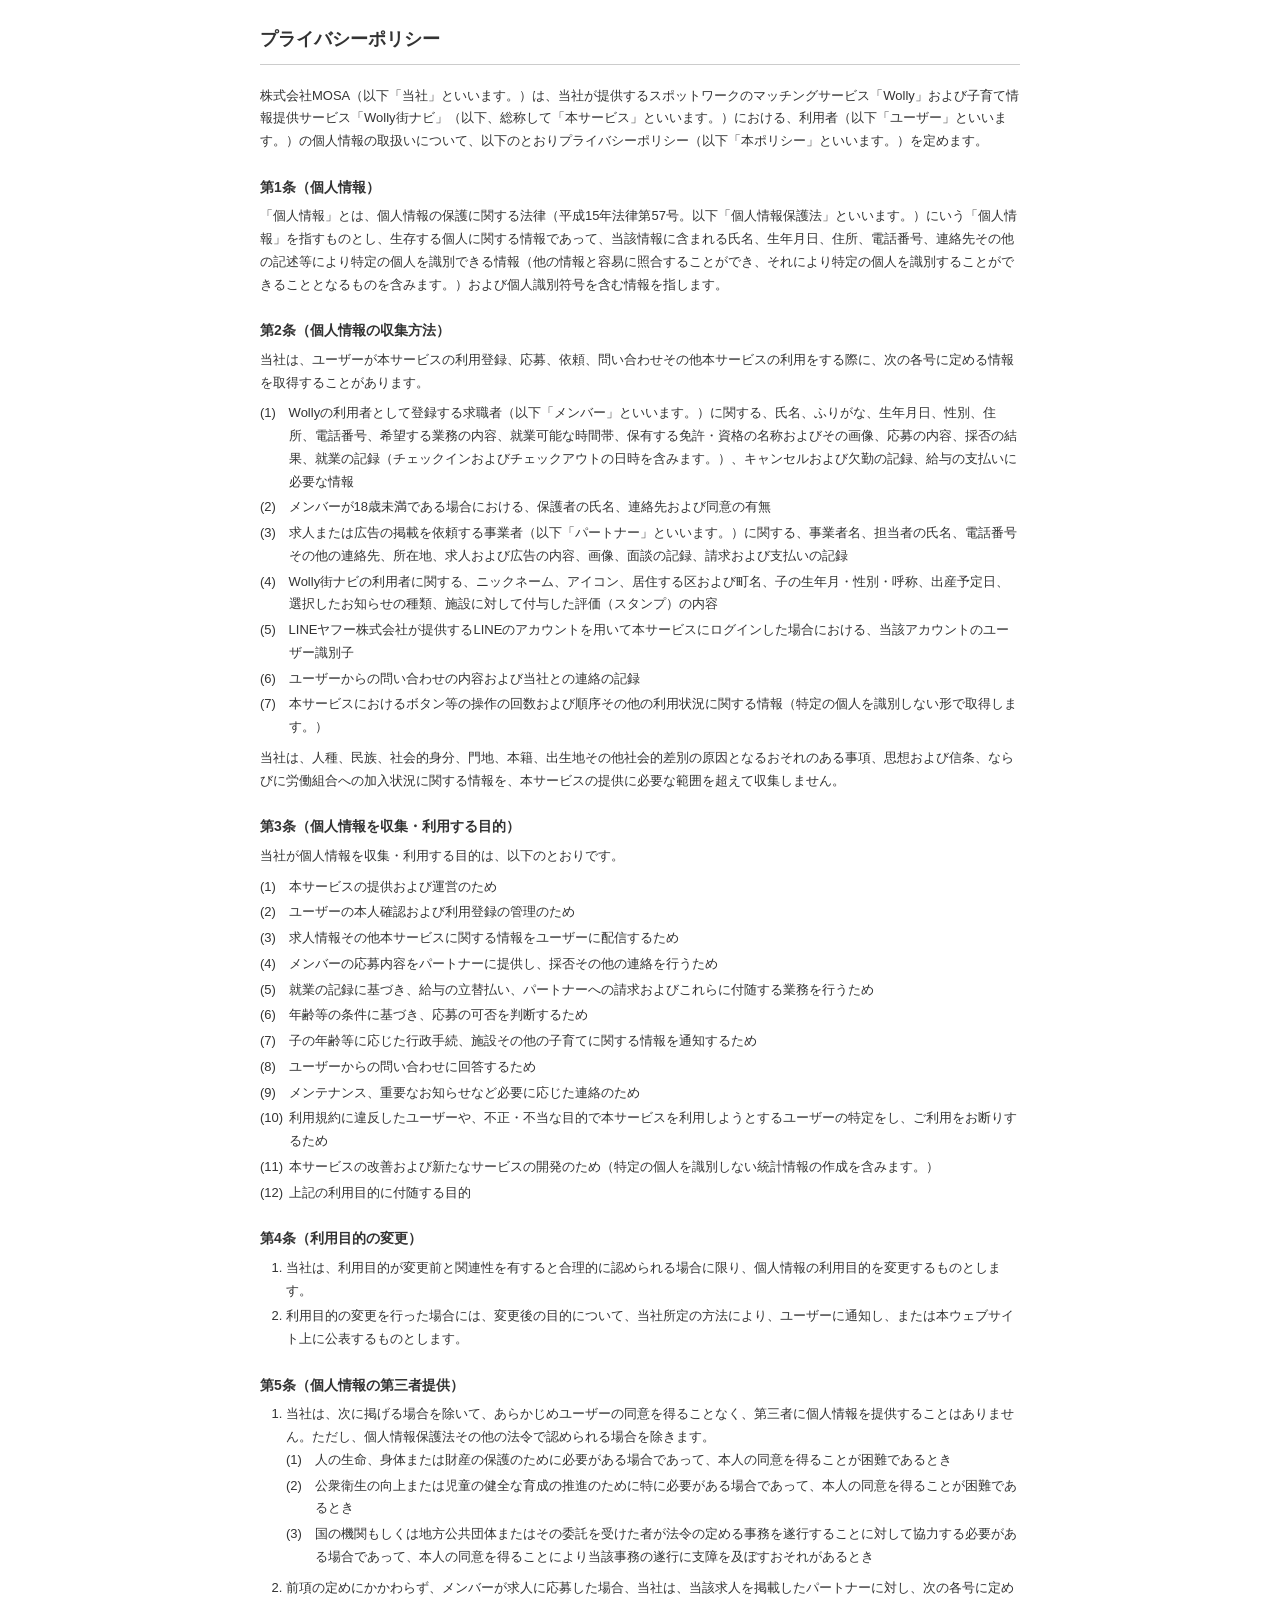
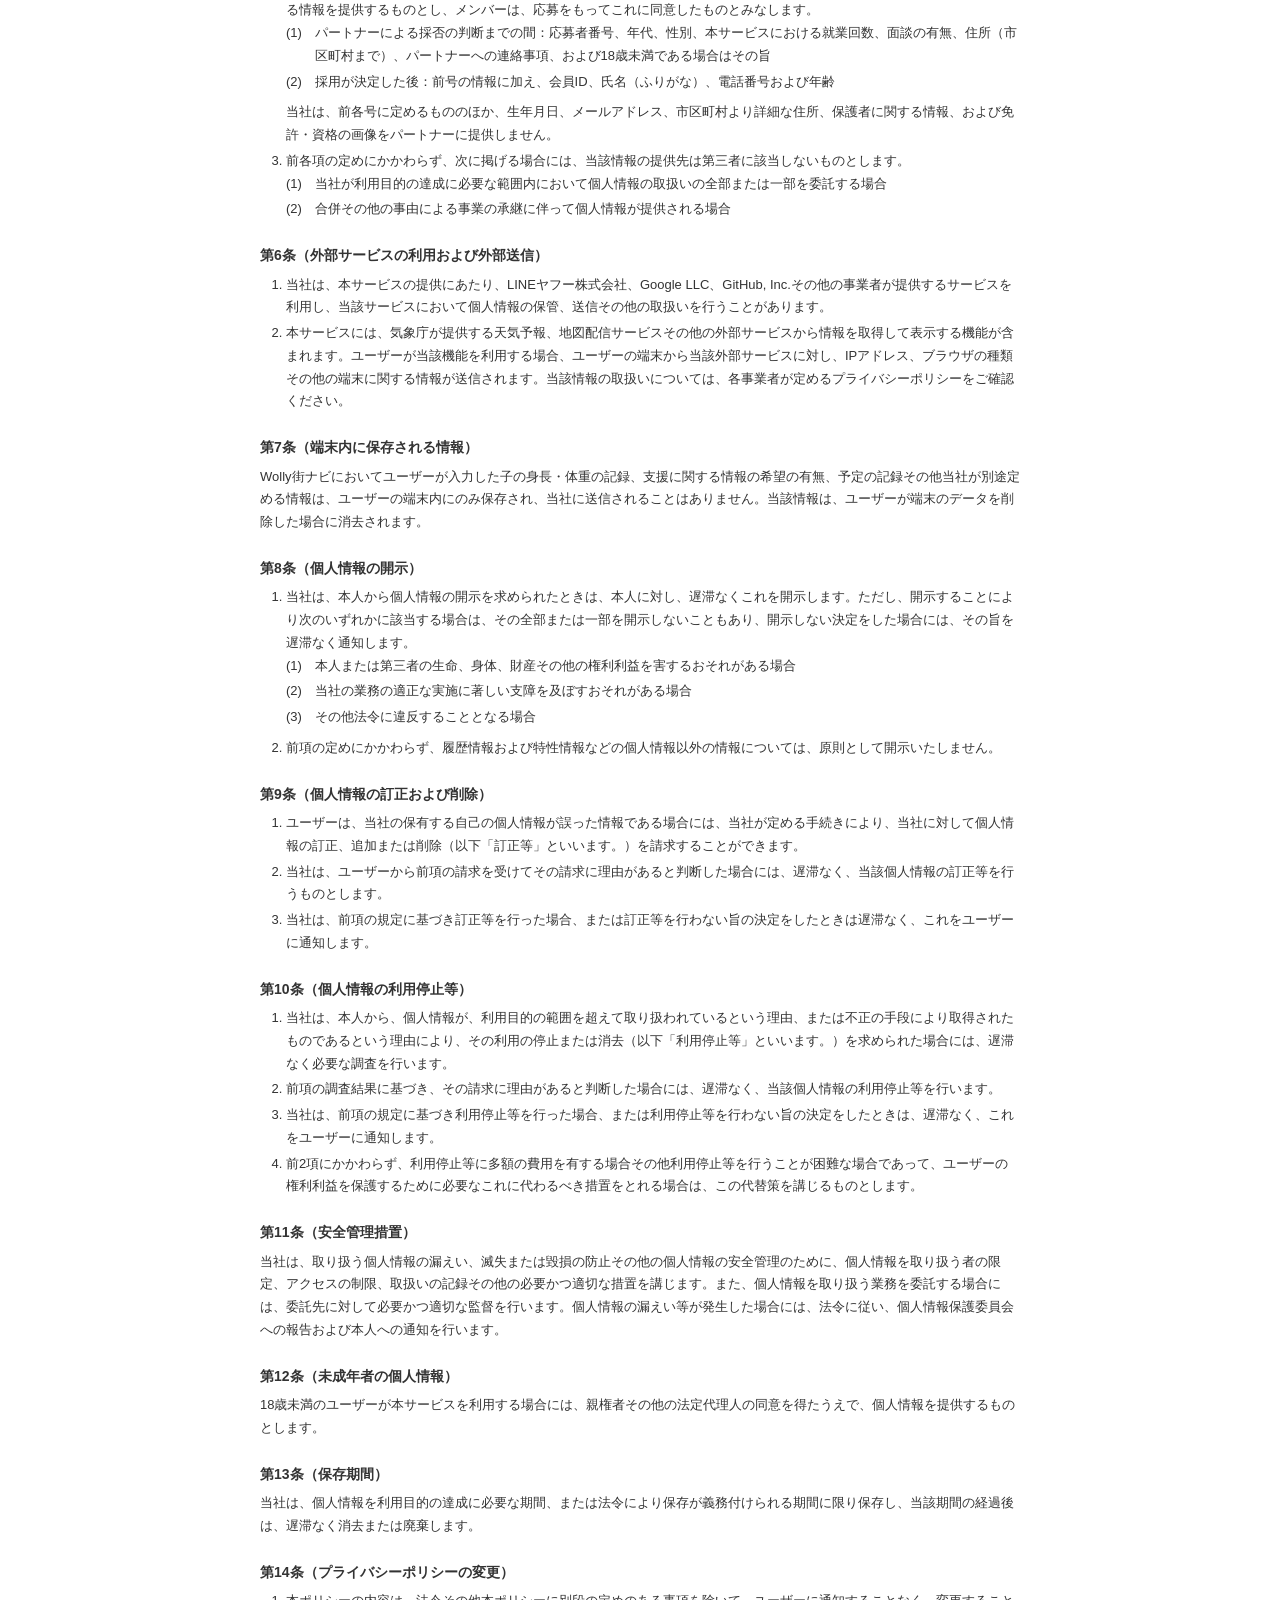
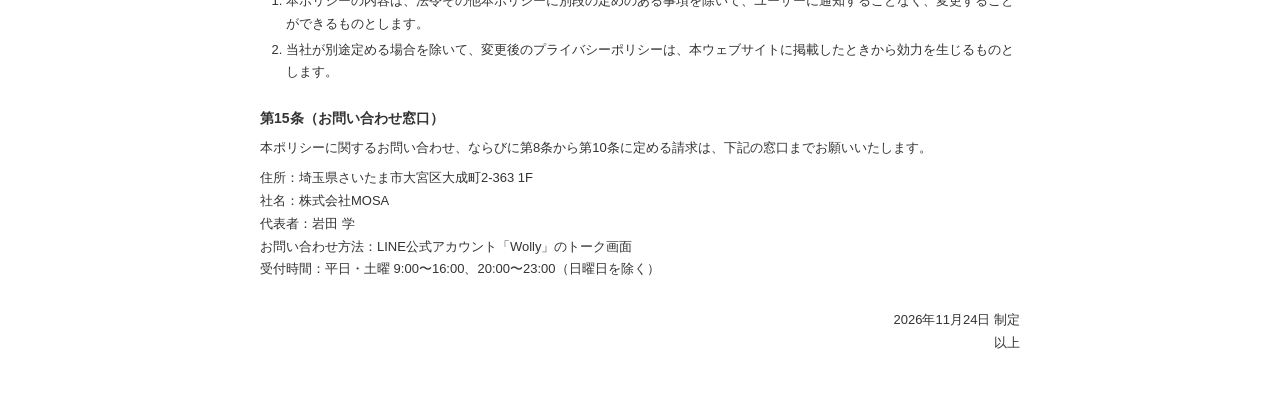
<file: policy/index.html>
<!doctype html>
<html lang="ja">
<head>
<meta charset="utf-8">
<meta name="viewport" content="width=device-width,initial-scale=1">
<title>プライバシーポリシー｜株式会社MOSA</title>
<meta name="robots" content="index,follow">
<style>
html{-webkit-text-size-adjust:100%;text-size-adjust:100%}
body{margin:0;background:#fff;color:#333;font-family:"Hiragino Kaku Gothic ProN","Hiragino Sans","Noto Sans JP",Meiryo,sans-serif;font-size:13px;line-height:1.75;word-break:normal;overflow-wrap:anywhere}
main{max-width:760px;margin:0 auto;padding:24px 16px 48px}
h1{font-size:18px;font-weight:bold;margin:0 0 20px;padding-bottom:8px;border-bottom:1px solid #ccc}
h2{font-size:14px;font-weight:bold;margin:22px 0 6px}
p{margin:0 0 8px}
ol,ul{margin:0 0 8px;padding-left:2em}
li{margin:0 0 3px}
ol.paren{list-style:none;padding-left:2.2em}
ol.paren>li{text-indent:-2.2em}
ol.paren>li>span.n{display:inline-block;width:2.2em;text-indent:0}
.right{text-align:right;margin-top:28px}
a{color:#333}
</style>
</head>
<body>
<main>
<h1>プライバシーポリシー</h1>

<p>株式会社MOSA（以下「当社」といいます。）は、当社が提供するスポットワークのマッチングサービス「Wolly」および子育て情報提供サービス「Wolly街ナビ」（以下、総称して「本サービス」といいます。）における、利用者（以下「ユーザー」といいます。）の個人情報の取扱いについて、以下のとおりプライバシーポリシー（以下「本ポリシー」といいます。）を定めます。</p>

<h2>第1条（個人情報）</h2>
<p>「個人情報」とは、個人情報の保護に関する法律（平成15年法律第57号。以下「個人情報保護法」といいます。）にいう「個人情報」を指すものとし、生存する個人に関する情報であって、当該情報に含まれる氏名、生年月日、住所、電話番号、連絡先その他の記述等により特定の個人を識別できる情報（他の情報と容易に照合することができ、それにより特定の個人を識別することができることとなるものを含みます。）および個人識別符号を含む情報を指します。</p>

<h2>第2条（個人情報の収集方法）</h2>
<p>当社は、ユーザーが本サービスの利用登録、応募、依頼、問い合わせその他本サービスの利用をする際に、次の各号に定める情報を取得することがあります。</p>
<ol class="paren">
<li><span class="n">(1)</span>Wollyの利用者として登録する求職者（以下「メンバー」といいます。）に関する、氏名、ふりがな、生年月日、性別、住所、電話番号、希望する業務の内容、就業可能な時間帯、保有する免許・資格の名称およびその画像、応募の内容、採否の結果、就業の記録（チェックインおよびチェックアウトの日時を含みます。）、キャンセルおよび欠勤の記録、給与の支払いに必要な情報</li>
<li><span class="n">(2)</span>メンバーが18歳未満である場合における、保護者の氏名、連絡先および同意の有無</li>
<li><span class="n">(3)</span>求人または広告の掲載を依頼する事業者（以下「パートナー」といいます。）に関する、事業者名、担当者の氏名、電話番号その他の連絡先、所在地、求人および広告の内容、画像、面談の記録、請求および支払いの記録</li>
<li><span class="n">(4)</span>Wolly街ナビの利用者に関する、ニックネーム、アイコン、居住する区および町名、子の生年月・性別・呼称、出産予定日、選択したお知らせの種類、施設に対して付与した評価（スタンプ）の内容</li>
<li><span class="n">(5)</span>LINEヤフー株式会社が提供するLINEのアカウントを用いて本サービスにログインした場合における、当該アカウントのユーザー識別子</li>
<li><span class="n">(6)</span>ユーザーからの問い合わせの内容および当社との連絡の記録</li>
<li><span class="n">(7)</span>本サービスにおけるボタン等の操作の回数および順序その他の利用状況に関する情報（特定の個人を識別しない形で取得します。）</li>
</ol>
<p>当社は、人種、民族、社会的身分、門地、本籍、出生地その他社会的差別の原因となるおそれのある事項、思想および信条、ならびに労働組合への加入状況に関する情報を、本サービスの提供に必要な範囲を超えて収集しません。</p>

<h2>第3条（個人情報を収集・利用する目的）</h2>
<p>当社が個人情報を収集・利用する目的は、以下のとおりです。</p>
<ol class="paren">
<li><span class="n">(1)</span>本サービスの提供および運営のため</li>
<li><span class="n">(2)</span>ユーザーの本人確認および利用登録の管理のため</li>
<li><span class="n">(3)</span>求人情報その他本サービスに関する情報をユーザーに配信するため</li>
<li><span class="n">(4)</span>メンバーの応募内容をパートナーに提供し、採否その他の連絡を行うため</li>
<li><span class="n">(5)</span>就業の記録に基づき、給与の立替払い、パートナーへの請求およびこれらに付随する業務を行うため</li>
<li><span class="n">(6)</span>年齢等の条件に基づき、応募の可否を判断するため</li>
<li><span class="n">(7)</span>子の年齢等に応じた行政手続、施設その他の子育てに関する情報を通知するため</li>
<li><span class="n">(8)</span>ユーザーからの問い合わせに回答するため</li>
<li><span class="n">(9)</span>メンテナンス、重要なお知らせなど必要に応じた連絡のため</li>
<li><span class="n">(10)</span>利用規約に違反したユーザーや、不正・不当な目的で本サービスを利用しようとするユーザーの特定をし、ご利用をお断りするため</li>
<li><span class="n">(11)</span>本サービスの改善および新たなサービスの開発のため（特定の個人を識別しない統計情報の作成を含みます。）</li>
<li><span class="n">(12)</span>上記の利用目的に付随する目的</li>
</ol>

<h2>第4条（利用目的の変更）</h2>
<ol>
<li>当社は、利用目的が変更前と関連性を有すると合理的に認められる場合に限り、個人情報の利用目的を変更するものとします。</li>
<li>利用目的の変更を行った場合には、変更後の目的について、当社所定の方法により、ユーザーに通知し、または本ウェブサイト上に公表するものとします。</li>
</ol>

<h2>第5条（個人情報の第三者提供）</h2>
<ol>
<li>当社は、次に掲げる場合を除いて、あらかじめユーザーの同意を得ることなく、第三者に個人情報を提供することはありません。ただし、個人情報保護法その他の法令で認められる場合を除きます。
<ol class="paren">
<li><span class="n">(1)</span>人の生命、身体または財産の保護のために必要がある場合であって、本人の同意を得ることが困難であるとき</li>
<li><span class="n">(2)</span>公衆衛生の向上または児童の健全な育成の推進のために特に必要がある場合であって、本人の同意を得ることが困難であるとき</li>
<li><span class="n">(3)</span>国の機関もしくは地方公共団体またはその委託を受けた者が法令の定める事務を遂行することに対して協力する必要がある場合であって、本人の同意を得ることにより当該事務の遂行に支障を及ぼすおそれがあるとき</li>
</ol></li>
<li>前項の定めにかかわらず、メンバーが求人に応募した場合、当社は、当該求人を掲載したパートナーに対し、次の各号に定める情報を提供するものとし、メンバーは、応募をもってこれに同意したものとみなします。
<ol class="paren">
<li><span class="n">(1)</span>パートナーによる採否の判断までの間：応募者番号、年代、性別、本サービスにおける就業回数、面談の有無、住所（市区町村まで）、パートナーへの連絡事項、および18歳未満である場合はその旨</li>
<li><span class="n">(2)</span>採用が決定した後：前号の情報に加え、会員ID、氏名（ふりがな）、電話番号および年齢</li>
</ol>
当社は、前各号に定めるもののほか、生年月日、メールアドレス、市区町村より詳細な住所、保護者に関する情報、および免許・資格の画像をパートナーに提供しません。</li>
<li>前各項の定めにかかわらず、次に掲げる場合には、当該情報の提供先は第三者に該当しないものとします。
<ol class="paren">
<li><span class="n">(1)</span>当社が利用目的の達成に必要な範囲内において個人情報の取扱いの全部または一部を委託する場合</li>
<li><span class="n">(2)</span>合併その他の事由による事業の承継に伴って個人情報が提供される場合</li>
</ol></li>
</ol>

<h2>第6条（外部サービスの利用および外部送信）</h2>
<ol>
<li>当社は、本サービスの提供にあたり、LINEヤフー株式会社、Google LLC、GitHub, Inc.その他の事業者が提供するサービスを利用し、当該サービスにおいて個人情報の保管、送信その他の取扱いを行うことがあります。</li>
<li>本サービスには、気象庁が提供する天気予報、地図配信サービスその他の外部サービスから情報を取得して表示する機能が含まれます。ユーザーが当該機能を利用する場合、ユーザーの端末から当該外部サービスに対し、IPアドレス、ブラウザの種類その他の端末に関する情報が送信されます。当該情報の取扱いについては、各事業者が定めるプライバシーポリシーをご確認ください。</li>
</ol>

<h2>第7条（端末内に保存される情報）</h2>
<p>Wolly街ナビにおいてユーザーが入力した子の身長・体重の記録、支援に関する情報の希望の有無、予定の記録その他当社が別途定める情報は、ユーザーの端末内にのみ保存され、当社に送信されることはありません。当該情報は、ユーザーが端末のデータを削除した場合に消去されます。</p>

<h2>第8条（個人情報の開示）</h2>
<ol>
<li>当社は、本人から個人情報の開示を求められたときは、本人に対し、遅滞なくこれを開示します。ただし、開示することにより次のいずれかに該当する場合は、その全部または一部を開示しないこともあり、開示しない決定をした場合には、その旨を遅滞なく通知します。
<ol class="paren">
<li><span class="n">(1)</span>本人または第三者の生命、身体、財産その他の権利利益を害するおそれがある場合</li>
<li><span class="n">(2)</span>当社の業務の適正な実施に著しい支障を及ぼすおそれがある場合</li>
<li><span class="n">(3)</span>その他法令に違反することとなる場合</li>
</ol></li>
<li>前項の定めにかかわらず、履歴情報および特性情報などの個人情報以外の情報については、原則として開示いたしません。</li>
</ol>

<h2>第9条（個人情報の訂正および削除）</h2>
<ol>
<li>ユーザーは、当社の保有する自己の個人情報が誤った情報である場合には、当社が定める手続きにより、当社に対して個人情報の訂正、追加または削除（以下「訂正等」といいます。）を請求することができます。</li>
<li>当社は、ユーザーから前項の請求を受けてその請求に理由があると判断した場合には、遅滞なく、当該個人情報の訂正等を行うものとします。</li>
<li>当社は、前項の規定に基づき訂正等を行った場合、または訂正等を行わない旨の決定をしたときは遅滞なく、これをユーザーに通知します。</li>
</ol>

<h2>第10条（個人情報の利用停止等）</h2>
<ol>
<li>当社は、本人から、個人情報が、利用目的の範囲を超えて取り扱われているという理由、または不正の手段により取得されたものであるという理由により、その利用の停止または消去（以下「利用停止等」といいます。）を求められた場合には、遅滞なく必要な調査を行います。</li>
<li>前項の調査結果に基づき、その請求に理由があると判断した場合には、遅滞なく、当該個人情報の利用停止等を行います。</li>
<li>当社は、前項の規定に基づき利用停止等を行った場合、または利用停止等を行わない旨の決定をしたときは、遅滞なく、これをユーザーに通知します。</li>
<li>前2項にかかわらず、利用停止等に多額の費用を有する場合その他利用停止等を行うことが困難な場合であって、ユーザーの権利利益を保護するために必要なこれに代わるべき措置をとれる場合は、この代替策を講じるものとします。</li>
</ol>

<h2>第11条（安全管理措置）</h2>
<p>当社は、取り扱う個人情報の漏えい、滅失または毀損の防止その他の個人情報の安全管理のために、個人情報を取り扱う者の限定、アクセスの制限、取扱いの記録その他の必要かつ適切な措置を講じます。また、個人情報を取り扱う業務を委託する場合には、委託先に対して必要かつ適切な監督を行います。個人情報の漏えい等が発生した場合には、法令に従い、個人情報保護委員会への報告および本人への通知を行います。</p>

<h2>第12条（未成年者の個人情報）</h2>
<p>18歳未満のユーザーが本サービスを利用する場合には、親権者その他の法定代理人の同意を得たうえで、個人情報を提供するものとします。</p>

<h2>第13条（保存期間）</h2>
<p>当社は、個人情報を利用目的の達成に必要な期間、または法令により保存が義務付けられる期間に限り保存し、当該期間の経過後は、遅滞なく消去または廃棄します。</p>

<h2>第14条（プライバシーポリシーの変更）</h2>
<ol>
<li>本ポリシーの内容は、法令その他本ポリシーに別段の定めのある事項を除いて、ユーザーに通知することなく、変更することができるものとします。</li>
<li>当社が別途定める場合を除いて、変更後のプライバシーポリシーは、本ウェブサイトに掲載したときから効力を生じるものとします。</li>
</ol>

<h2>第15条（お問い合わせ窓口）</h2>
<p>本ポリシーに関するお問い合わせ、ならびに第8条から第10条に定める請求は、下記の窓口までお願いいたします。</p>
<p>住所：埼玉県さいたま市大宮区大成町2-363 1F<br>
社名：株式会社MOSA<br>
代表者：岩田 学<br>
お問い合わせ方法：LINE公式アカウント「Wolly」のトーク画面<br>
受付時間：平日・土曜 9:00〜16:00、20:00〜23:00（日曜日を除く）</p>

<p class="right">2026年11月24日 制定<br>以上</p>
</main>
</body>
</html>
</file>
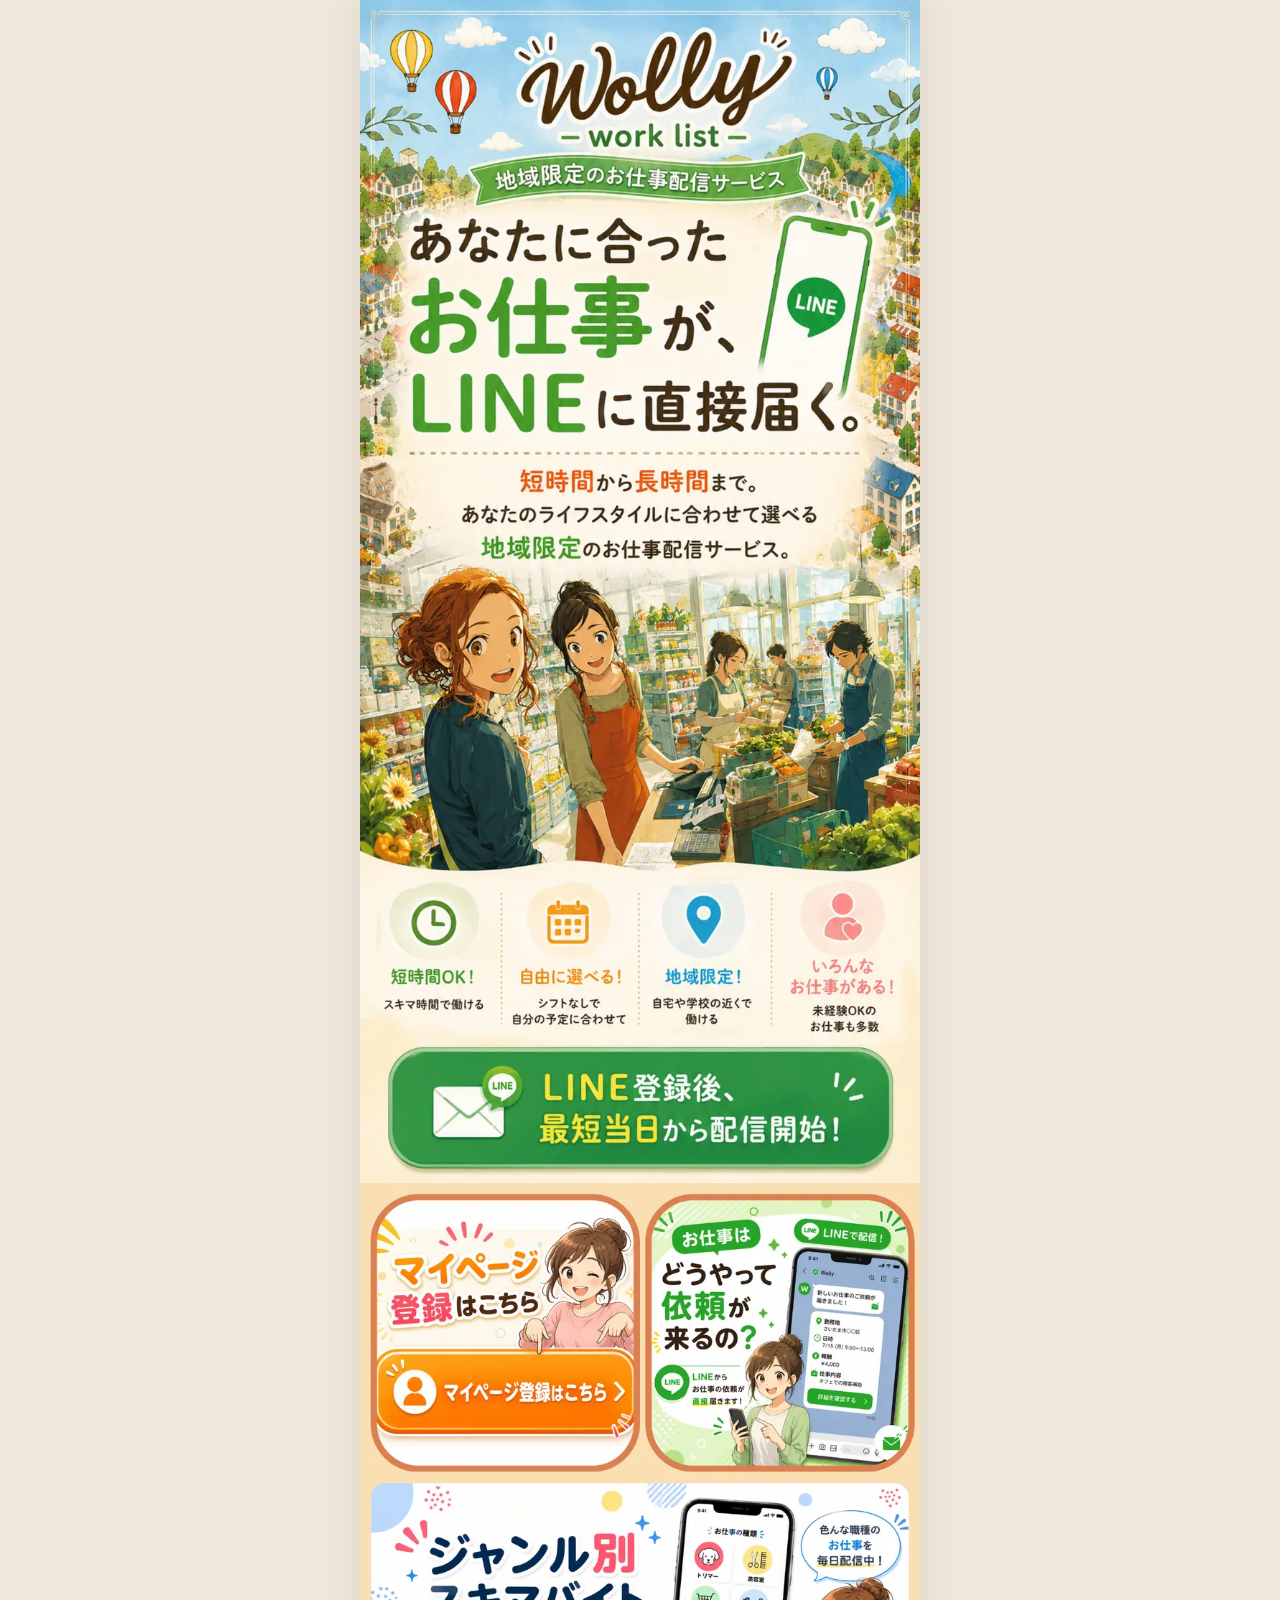
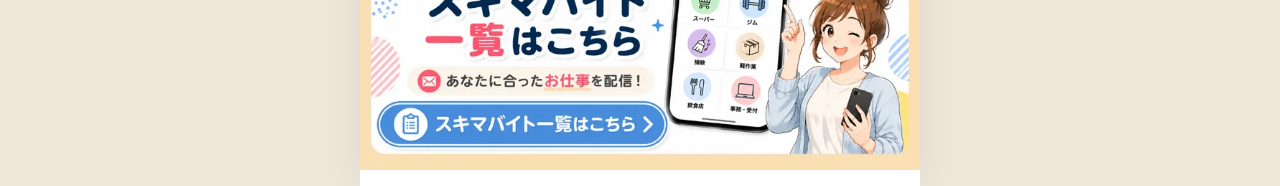
<file: start/index.html>
<!doctype html>
<html lang="ja">
<head>
<meta charset="utf-8">
<meta name="viewport" content="width=device-width, initial-scale=1, viewport-fit=cover">
<title>Wolly work list｜マイページ登録</title>
<meta name="description" content="あなたに合ったお仕事が、LINEに直接届く。地域限定のお仕事配信サービス Wolly。">
<meta name="theme-color" content="#f6efe2">
<style>
*{box-sizing:border-box}
html,body{margin:0;background:#efe7da;-webkit-text-size-adjust:100%}
body{font-family:"Hiragino Maru Gothic ProN","Hiragino Sans","Yu Gothic",sans-serif;color:#3a332d}
a,button{-webkit-tap-highlight-color:transparent}
.wrap{max-width:560px;margin:0 auto;background:#fff;min-height:100vh;padding-bottom:calc(16px + env(safe-area-inset-bottom));box-shadow:0 0 40px rgba(0,0,0,.08)}
.pg{position:relative;width:100%}
.pg img{display:block;width:100%;height:auto}
/* リンクの場所（絵の上に透明のボタン） */
.hs{position:absolute;display:block;border:0;padding:0;margin:0;background:transparent;cursor:pointer;border-radius:18px;overflow:hidden;font:inherit}
.hs::after{content:"";position:absolute;inset:0;border-radius:inherit;background:#fff;opacity:0;transition:opacity .25s}
.hs:active::after,.hs.tap::after{opacity:.28;transition:none}
.hs:focus-visible{outline:3px solid #f08a24;outline-offset:2px}
/* 入口のボタンは、ときどき光がすっと走る */
.hs.big::before{content:"";position:absolute;top:0;bottom:0;left:-60%;width:40%;background:linear-gradient(100deg,transparent,rgba(255,255,255,.55),transparent);transform:skewX(-18deg);animation:shine 4.2s ease-in-out infinite}
.hs.big:nth-of-type(2)::before{animation-delay:1.4s}.hs.big:nth-of-type(3)::before{animation-delay:2.8s}
@keyframes shine{0%,62%{left:-60%}100%{left:130%}}
.hs.pop{animation:pop .42s cubic-bezier(.3,1.6,.5,1)}
@keyframes pop{0%{transform:scale(1)}35%{transform:scale(.94)}100%{transform:scale(1)}}
/* ふわっと開くパネル */
.ov{position:fixed;inset:0;z-index:50;display:flex;align-items:flex-end;justify-content:center;background:rgba(58,51,45,0);-webkit-backdrop-filter:blur(0);backdrop-filter:blur(0);transition:background .35s,backdrop-filter .35s,-webkit-backdrop-filter .35s;pointer-events:none}
.ov.on{background:rgba(58,51,45,.38);-webkit-backdrop-filter:blur(6px);backdrop-filter:blur(6px);pointer-events:auto}
.sh{position:relative;width:100%;max-width:560px;height:calc(100% - 26px);margin-top:26px;background:#fff;border-radius:24px 24px 0 0;overflow:hidden;box-shadow:0 -10px 40px rgba(0,0,0,.18);
  transform:translate(var(--fx,0),calc(var(--fy,40vh))) scale(.3);opacity:0;transform-origin:50% 0;transition:transform .55s cubic-bezier(.2,1.1,.3,1),opacity .3s}
.ov.on .sh{transform:none;opacity:1}
.sh .sc{height:100%;overflow-y:auto;-webkit-overflow-scrolling:touch;overscroll-behavior:contain}
.sh .grab{position:absolute;top:7px;left:50%;width:44px;height:5px;margin-left:-22px;border-radius:9px;background:rgba(255,255,255,.85);box-shadow:0 1px 4px rgba(0,0,0,.25);z-index:3}
.x{position:absolute;top:12px;right:12px;z-index:3;width:42px;height:42px;border-radius:50%;border:2px solid #fff;background:rgba(58,51,45,.62);color:#fff;font-size:22px;line-height:1;cursor:pointer;box-shadow:0 3px 10px rgba(0,0,0,.25);display:grid;place-items:center}
.x:active{transform:scale(.92)}
.back{display:block;width:calc(100% - 40px);margin:18px auto calc(28px + env(safe-area-inset-bottom));padding:14px;border:0;border-radius:999px;background:#5f8f3e;color:#fff;font:inherit;font-weight:700;font-size:16px;box-shadow:0 4px 0 #3f6a25;cursor:pointer}
.back:active{transform:translateY(3px);box-shadow:0 1px 0 #3f6a25}
/* ページを移るときのふわっ */
.leave{position:fixed;inset:0;z-index:80;background:#fff;opacity:0;pointer-events:none;transition:opacity .35s}
.leave.on{opacity:.85}
@media (prefers-reduced-motion:reduce){.hs.big::before,.hs.pop{animation:none}.sh,.ov{transition:none}}
</style>
</head>
<body>
<div class="wrap"><div class="pg" style="aspect-ratio:780/2466"><img src="img/main-1.webp" width="780" height="1400" alt="" decoding="async"><img src="img/main-2.webp" width="780" height="1066" alt="" loading=lazy decoding="async"><a class="hs big" href="https://liff.line.me/2007823365-RNfPYqlv?page=u00" data-go style="left:1.90%;top:67.445%;width:48.10%;height:15.718%" aria-label="マイページ登録"></a><button type="button" class="hs big" data-sheet="start" style="left:50.95%;top:67.445%;width:48.10%;height:15.718%" aria-label="お仕事はどうやって依頼が来るの？（Wollyの始め方）"></button><button type="button" class="hs big" data-sheet="topics" style="left:1.95%;top:83.788%;width:96.08%;height:15.312%" aria-label="ジャンル別スキマバイト一覧"></button></div></div>
<template id="t-start"><div class="pg" style="aspect-ratio:780/11602"><img src="img/start-1.webp" width="780" height="1400" alt="" loading=lazy decoding="async"><img src="img/start-2.webp" width="780" height="1400" alt="" loading=lazy decoding="async"><img src="img/start-3.webp" width="780" height="1400" alt="" loading=lazy decoding="async"><img src="img/start-4.webp" width="780" height="1400" alt="" loading=lazy decoding="async"><img src="img/start-5.webp" width="780" height="1400" alt="" loading=lazy decoding="async"><img src="img/start-6.webp" width="780" height="1400" alt="" loading=lazy decoding="async"><img src="img/start-7.webp" width="780" height="1400" alt="" loading=lazy decoding="async"><img src="img/start-8.webp" width="780" height="1400" alt="" loading=lazy decoding="async"><img src="img/start-9.webp" width="780" height="402" alt="" loading=lazy decoding="async"><a class="hs" href="https://liff.line.me/2007823365-RNfPYqlv?page=u00" data-go style="left:16.38%;top:27.819%;width:65.28%;height:1.281%" aria-label="マイページ登録"></a><a class="hs" href="https://liff.line.me/2007823365-RNfPYqlv?page=u00" data-go style="left:17.36%;top:41.734%;width:65.28%;height:1.281%" aria-label="マイページ登録"></a><a class="hs" href="https://liff.line.me/2007823365-RNfPYqlv?page=u00" data-go style="left:8.36%;top:55.492%;width:83.26%;height:1.634%" aria-label="マイページ登録"></a><a class="hs" href="https://liff.line.me/2007823365-RNfPYqlv?page=u00" data-go style="left:13.46%;top:70.100%;width:73.10%;height:1.434%" aria-label="マイページ登録"></a></div></template>
<template id="t-topics"><div class="pg" style="aspect-ratio:780/2652"><img src="img/topics-1.webp" width="780" height="1400" alt="" loading=lazy decoding="async"><img src="img/topics-2.webp" width="780" height="1252" alt="" loading=lazy decoding="async"><a class="hs" href="https://line.me/R/oaMessage/@908wrcaq/?%E3%83%88%E3%83%AA%E3%83%9E%E3%83%BC%E3%82%A2%E3%83%B3%E3%82%B1%E3%83%BC%E3%83%88%E3%81%AB%E5%9B%9E%E7%AD%94%E3%81%99%E3%82%8B" data-go style="left:6.72%;top:32.587%;width:86.56%;height:5.445%" aria-label="トリマーアンケートに回答する"></a><a class="hs" href="https://line.me/R/oaMessage/@908wrcaq/?%E5%8B%95%E7%89%A9%E3%82%B1%E3%82%A2%E3%82%B9%E3%82%BF%E3%83%83%E3%83%95%E3%82%A2%E3%83%B3%E3%82%B1%E3%83%BC%E3%83%88%E3%81%AB%E5%9B%9E%E7%AD%94%E3%81%99%E3%82%8B" data-go style="left:6.72%;top:38.002%;width:86.56%;height:5.415%" aria-label="動物ケアスタッフアンケートに回答する"></a><a class="hs" href="https://line.me/R/oaMessage/@908wrcaq/?%E6%B8%85%E6%8E%83%E3%82%B9%E3%82%BF%E3%83%83%E3%83%95%E3%82%A2%E3%83%B3%E3%82%B1%E3%83%BC%E3%83%88%E3%81%AB%E5%9B%9E%E7%AD%94%E3%81%99%E3%82%8B" data-go style="left:6.72%;top:42.692%;width:86.56%;height:5.445%" aria-label="清掃スタッフアンケートに回答する"></a><a class="hs" href="https://line.me/R/oaMessage/@908wrcaq/?%E7%BE%8E%E5%AE%B9%E5%B8%AB%E3%82%A2%E3%82%B7%E3%82%B9%E3%82%BF%E3%83%B3%E3%83%88%E3%82%A2%E3%83%B3%E3%82%B1%E3%83%BC%E3%83%88%E3%82%92%E5%9B%9E%E7%AD%94%E3%81%99%E3%82%8B" data-go style="left:6.72%;top:48.107%;width:86.56%;height:4.729%" aria-label="美容師アシスタントアンケートを回答する"></a><a class="hs" href="https://line.me/R/oaMessage/@908wrcaq/?%E7%BE%8E%E5%AE%B9%E5%B8%AB%E3%82%B9%E3%82%BF%E3%82%A4%E3%83%AA%E3%82%B9%E3%83%88%E3%82%A2%E3%83%B3%E3%82%B1%E3%83%BC%E3%83%88%E3%82%92%E5%9B%9E%E7%AD%94%E3%81%99%E3%82%8B" data-go style="left:6.72%;top:52.805%;width:86.56%;height:5.445%" aria-label="美容師スタイリストアンケートを回答する"></a><a class="hs" href="https://line.me/R/oaMessage/@908wrcaq/?%E4%BF%9D%E8%82%B2%E5%A3%AB%E3%82%A2%E3%83%B3%E3%82%B1%E3%83%BC%E3%83%88%E3%81%AB%E5%9B%9E%E7%AD%94%E3%81%99%E3%82%8B" data-go style="left:6.72%;top:57.534%;width:86.56%;height:5.415%" aria-label="保育士アンケートに回答する"></a><a class="hs" href="https://line.me/R/oaMessage/@908wrcaq/?%E4%BF%9D%E8%82%B2%E8%A3%9C%E5%8A%A9%E3%82%B9%E3%82%BF%E3%83%83%E3%83%95%E3%82%A2%E3%83%B3%E3%82%B1%E3%83%BC%E3%83%88%E3%81%AB%E5%9B%9E%E7%AD%94%E3%81%99%E3%82%8B" data-go style="left:6.72%;top:62.232%;width:86.56%;height:5.445%" aria-label="保育補助スタッフアンケートに回答する"></a><a class="hs" href="https://line.me/R/oaMessage/@908wrcaq/?%E5%9C%B0%E5%85%83%E3%81%AE%E3%82%B7%E3%83%A7%E3%83%83%E3%83%97%E3%82%A2%E3%83%B3%E3%82%B1%E3%83%BC%E3%83%88%E3%81%AB%E5%9B%9E%E7%AD%94%E3%81%99%E3%82%8B" data-go style="left:6.72%;top:66.968%;width:86.56%;height:5.415%" aria-label="地元のショップアンケートに回答する"></a><a class="hs" href="https://line.me/R/oaMessage/@908wrcaq/?%E3%83%AA%E3%83%A2%E3%83%BC%E3%83%88%E3%82%A2%E3%83%B3%E3%82%B1%E3%83%BC%E3%83%88%E3%81%AB%E5%9B%9E%E7%AD%94%E3%81%99%E3%82%8B" data-go style="left:6.72%;top:72.345%;width:86.56%;height:4.766%" aria-label="リモートアンケートに回答する"></a><a class="hs" href="https://line.me/R/oaMessage/@908wrcaq/?%E3%82%A4%E3%83%99%E3%83%B3%E3%83%88%E3%82%B9%E3%82%BF%E3%83%83%E3%83%95%E3%82%A2%E3%83%B3%E3%82%B1%E3%83%BC%E3%83%88%E3%81%AB%E5%9B%9E%E7%AD%94%E3%81%99%E3%82%8B" data-go style="left:6.72%;top:76.395%;width:86.56%;height:5.415%" aria-label="イベントスタッフアンケートに回答する"></a><a class="hs" href="https://line.me/R/oaMessage/@908wrcaq/?%E3%82%B9%E3%83%BC%E3%83%91%E3%83%BC%E3%82%B9%E3%82%BF%E3%83%83%E3%83%95%E3%82%A2%E3%83%B3%E3%82%B1%E3%83%BC%E3%83%88%E3%81%AB%E5%9B%9E%E7%AD%94%E3%81%99%E3%82%8B" data-go style="left:6.72%;top:80.913%;width:86.56%;height:5.415%" aria-label="スーパースタッフアンケートに回答する"></a><a class="hs" href="https://line.me/R/oaMessage/@908wrcaq/?%E3%82%B3%E3%83%B3%E3%83%93%E3%83%8B%E3%82%A2%E3%83%B3%E3%82%B1%E3%83%BC%E3%83%88%E3%81%AB%E5%9B%9E%E7%AD%94%E3%81%99%E3%82%8B" data-go style="left:6.97%;top:85.618%;width:86.56%;height:5.415%" aria-label="コンビニアンケートに回答する"></a><a class="hs" href="https://liff.line.me/2007823365-RNfPYqlv?page=u01" data-go style="left:16.67%;top:93.054%;width:71.56%;height:7.014%" aria-label="求人一覧を見る"></a></div></template>
<div class="leave" id="leave"></div>
<script>
(function(){
const RM=matchMedia("(prefers-reduced-motion: reduce)").matches;
let ov=null,from=null;
function open(name,el){
  if(ov)return;
  from=el;
  ov=document.createElement("div");ov.className="ov";ov.setAttribute("role","dialog");ov.setAttribute("aria-modal","true");
  ov.setAttribute("aria-label",name==="start"?"Wollyの始め方":"ジャンル別スキマバイト一覧");
  ov.innerHTML='<div class="sh"><span class="grab"></span><button type="button" class="x" aria-label="とじる">×</button><div class="sc"></div></div>';
  const sc=ov.querySelector(".sc");sc.appendChild(document.getElementById("t-"+name).content.cloneNode(true));
  const b=document.createElement("button");b.type="button";b.className="back";b.textContent="とじて、もどる";sc.appendChild(b);
  const sh=ov.querySelector(".sh");
  if(el){const r=el.getBoundingClientRect();sh.style.setProperty("--fx",(r.left+r.width/2-innerWidth/2)+"px");sh.style.setProperty("--fy",(r.top-26)+"px")}
  document.body.appendChild(ov);document.body.style.overflow="hidden";
  history.pushState({sheet:name},"","#"+name);
  requestAnimationFrame(()=>requestAnimationFrame(()=>ov.classList.add("on")));
  ov.addEventListener("click",e=>{if(e.target===ov||e.target.closest(".x,.back"))history.back()});
  ov.querySelector(".x").focus({preventScroll:true});
}
function close(){
  if(!ov)return;const o=ov;ov=null;o.classList.remove("on");document.body.style.overflow="";
  setTimeout(()=>o.remove(),RM?0:420);from&&from.focus&&from.focus({preventScroll:true});
}
addEventListener("popstate",()=>{if(ov)close();else if(location.hash==="#start"||location.hash==="#topics")open(location.hash.slice(1),null)});
addEventListener("keydown",e=>{if(e.key==="Escape"&&ov)history.back()});
document.addEventListener("click",e=>{
  const s=e.target.closest("[data-sheet]");
  if(s){e.preventDefault();s.classList.remove("pop");void s.offsetWidth;s.classList.add("pop");setTimeout(()=>open(s.dataset.sheet,s),RM?0:160);return}
  const g=e.target.closest("a[data-go]");
  if(g){e.preventDefault();g.classList.add("tap");const lv=document.getElementById("leave");lv.classList.add("on");
    setTimeout(()=>{location.href=g.href},RM?0:260);setTimeout(()=>{g.classList.remove("tap");lv.classList.remove("on")},1500)}
});
/* 戻るボタンでこのページに戻ったとき、白いままにならないように */
addEventListener("pageshow",()=>document.getElementById("leave").classList.remove("on"));
if(location.hash==="#start"||location.hash==="#topics"){const h=location.hash.slice(1);history.replaceState(null,"",location.pathname+location.search);open(h,null)}
})();
</script>
</body>
</html>
</file>
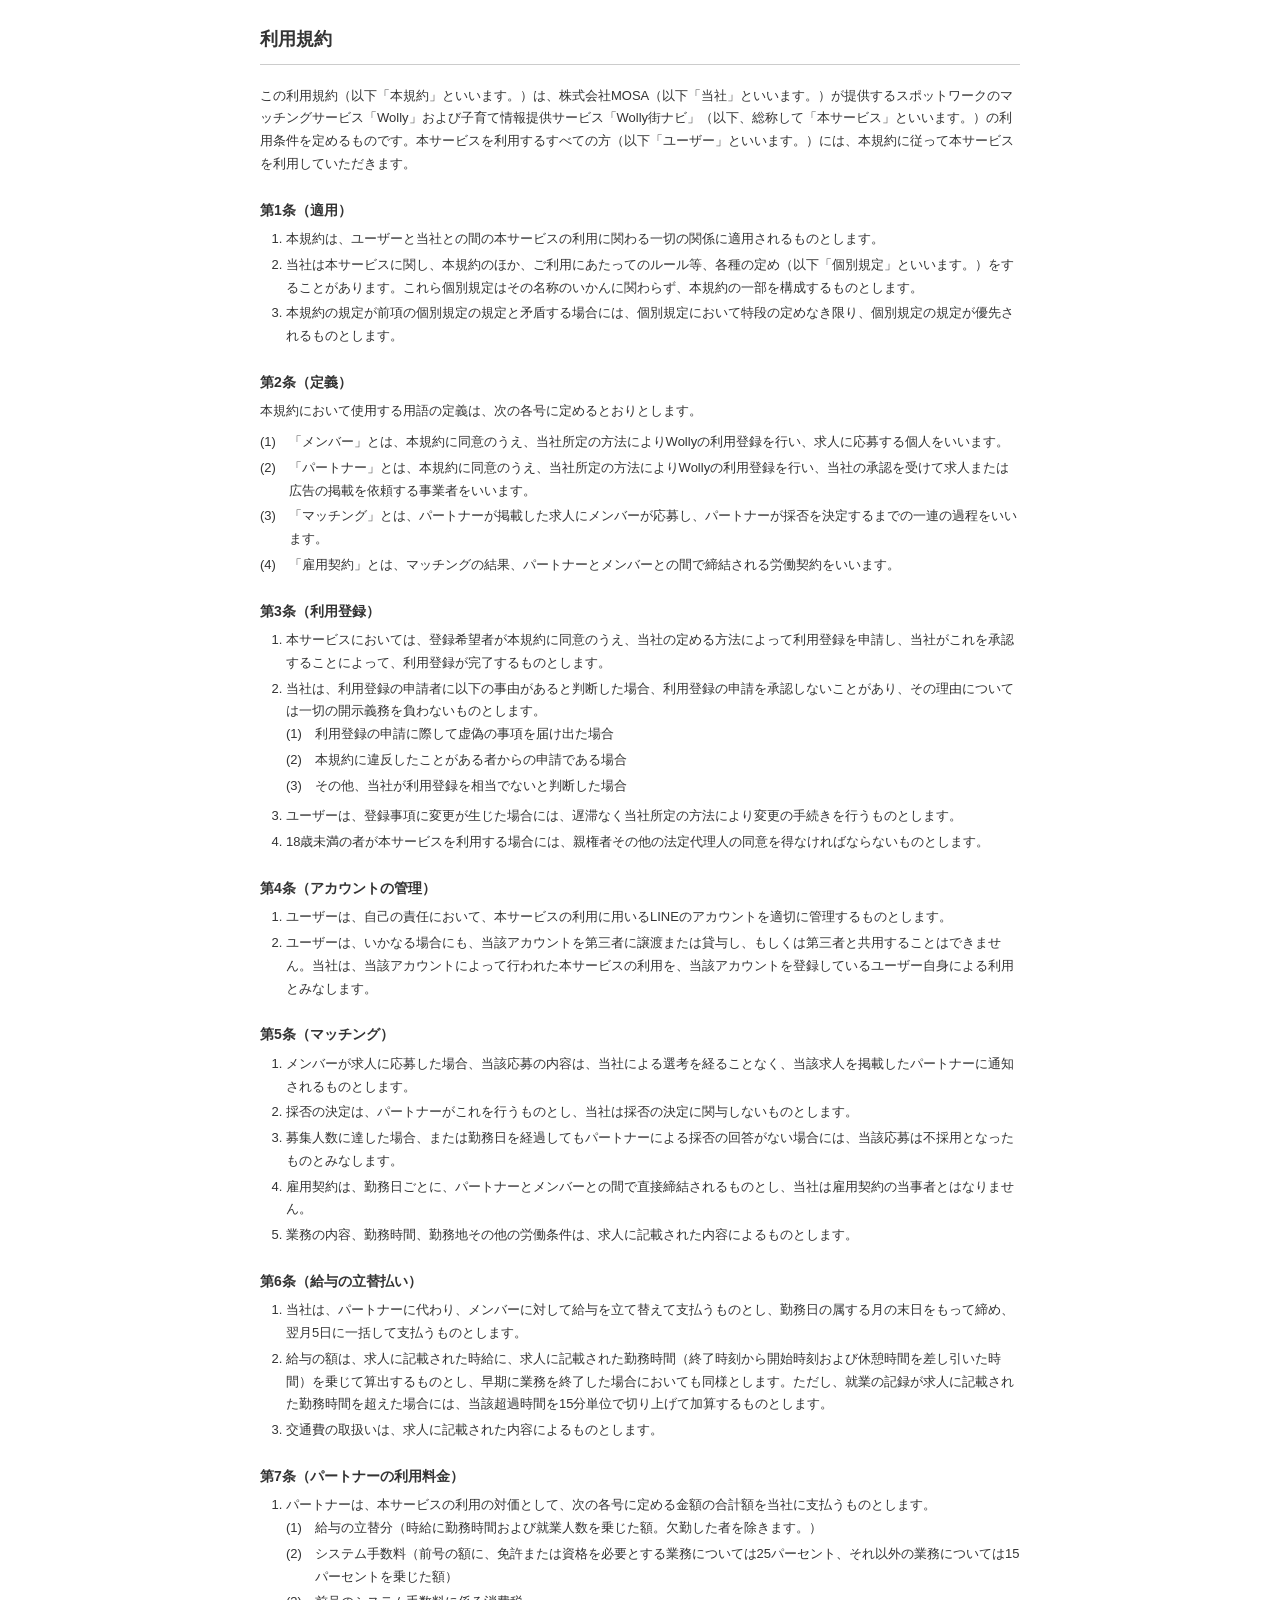
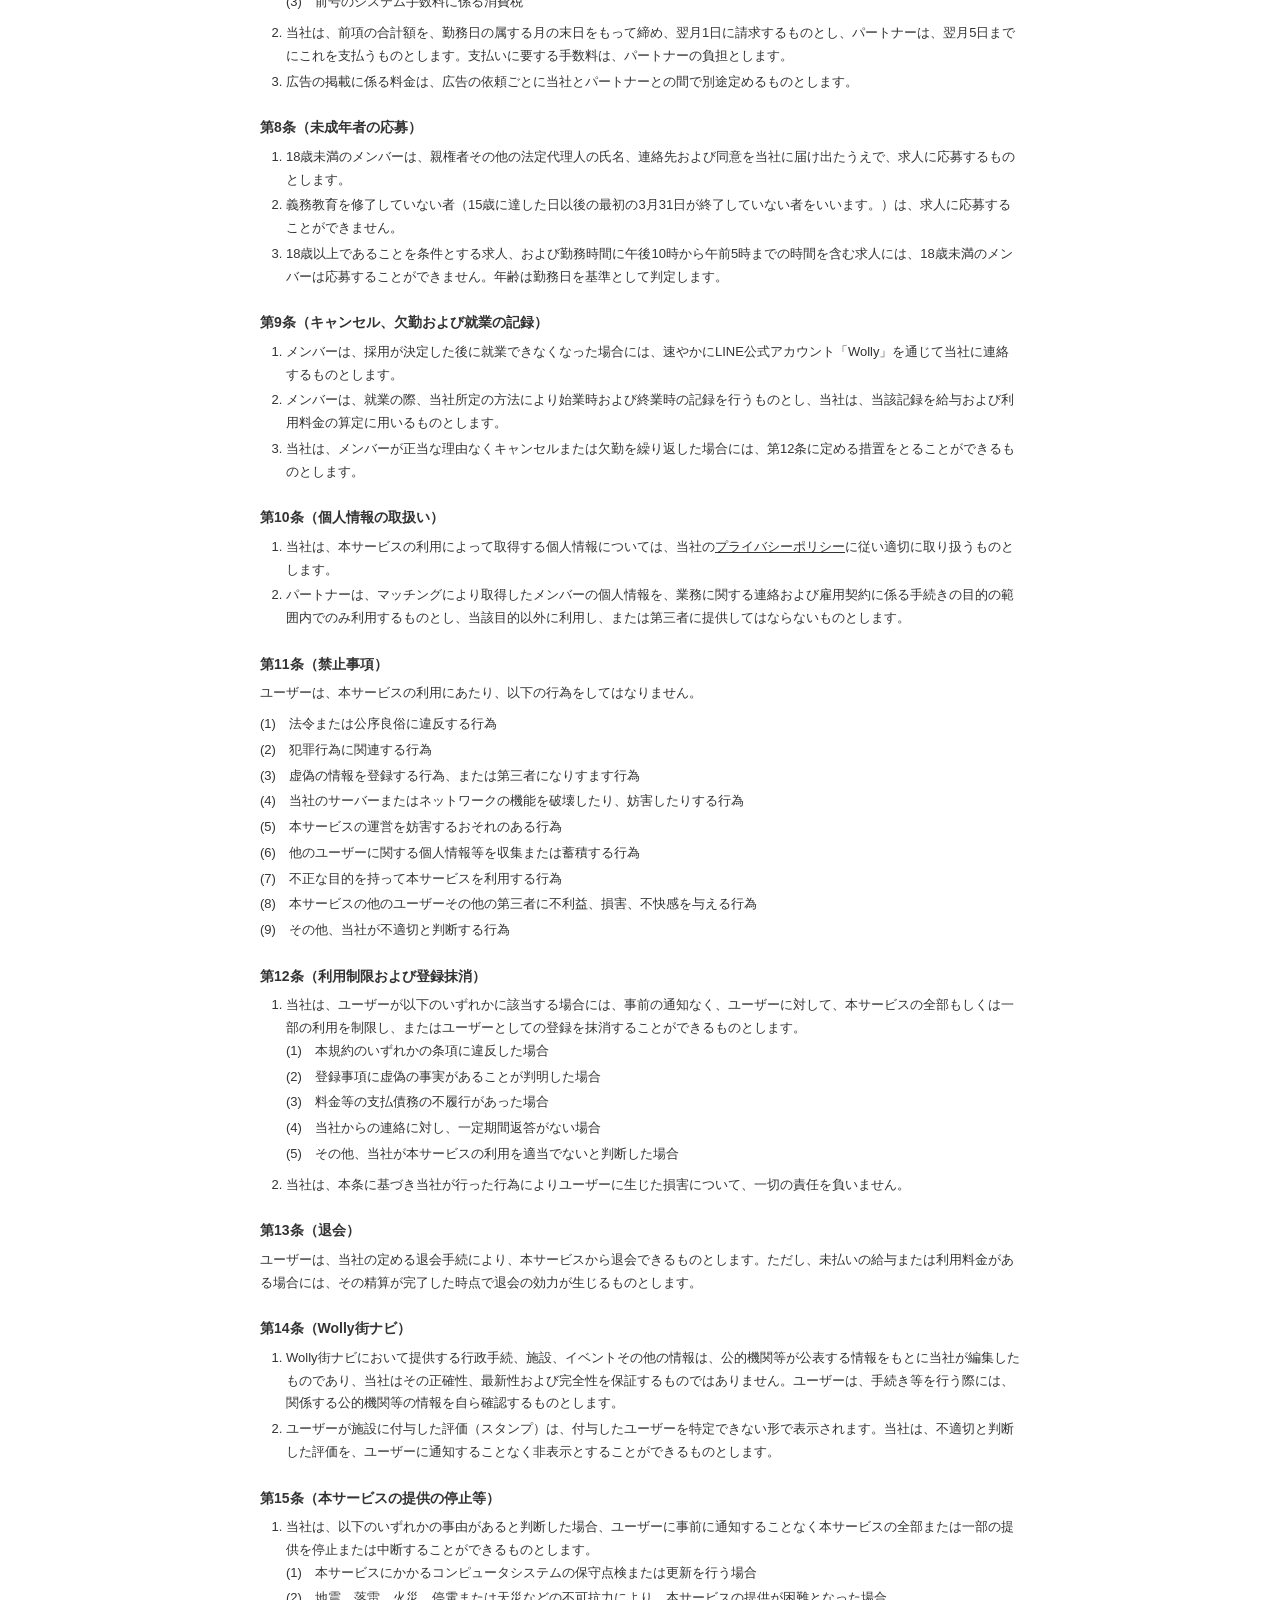
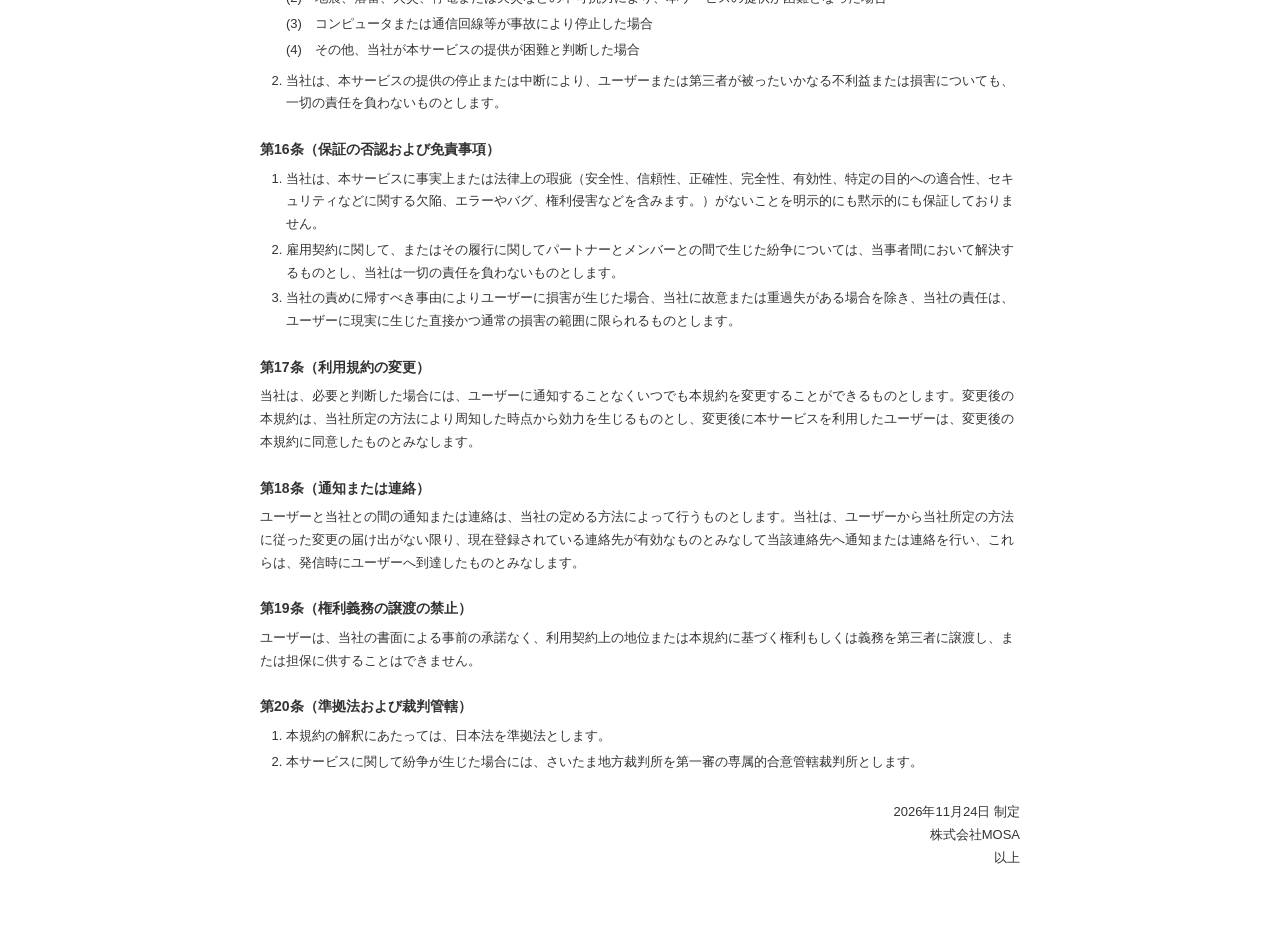
<file: terms/index.html>
<!doctype html>
<html lang="ja">
<head>
<meta charset="utf-8">
<meta name="viewport" content="width=device-width,initial-scale=1">
<title>利用規約｜株式会社MOSA</title>
<meta name="robots" content="index,follow">
<style>
html{-webkit-text-size-adjust:100%;text-size-adjust:100%}
body{margin:0;background:#fff;color:#333;font-family:"Hiragino Kaku Gothic ProN","Hiragino Sans","Noto Sans JP",Meiryo,sans-serif;font-size:13px;line-height:1.75;word-break:normal;overflow-wrap:anywhere}
main{max-width:760px;margin:0 auto;padding:24px 16px 48px}
h1{font-size:18px;font-weight:bold;margin:0 0 20px;padding-bottom:8px;border-bottom:1px solid #ccc}
h2{font-size:14px;font-weight:bold;margin:22px 0 6px}
p{margin:0 0 8px}
ol,ul{margin:0 0 8px;padding-left:2em}
li{margin:0 0 3px}
ol.paren{list-style:none;padding-left:2.2em}
ol.paren>li{text-indent:-2.2em}
ol.paren>li>span.n{display:inline-block;width:2.2em;text-indent:0}
.right{text-align:right;margin-top:28px}
a{color:#333}
</style>
</head>
<body>
<main>
<h1>利用規約</h1>

<p>この利用規約（以下「本規約」といいます。）は、株式会社MOSA（以下「当社」といいます。）が提供するスポットワークのマッチングサービス「Wolly」および子育て情報提供サービス「Wolly街ナビ」（以下、総称して「本サービス」といいます。）の利用条件を定めるものです。本サービスを利用するすべての方（以下「ユーザー」といいます。）には、本規約に従って本サービスを利用していただきます。</p>

<h2>第1条（適用）</h2>
<ol>
<li>本規約は、ユーザーと当社との間の本サービスの利用に関わる一切の関係に適用されるものとします。</li>
<li>当社は本サービスに関し、本規約のほか、ご利用にあたってのルール等、各種の定め（以下「個別規定」といいます。）をすることがあります。これら個別規定はその名称のいかんに関わらず、本規約の一部を構成するものとします。</li>
<li>本規約の規定が前項の個別規定の規定と矛盾する場合には、個別規定において特段の定めなき限り、個別規定の規定が優先されるものとします。</li>
</ol>

<h2>第2条（定義）</h2>
<p>本規約において使用する用語の定義は、次の各号に定めるとおりとします。</p>
<ol class="paren">
<li><span class="n">(1)</span>「メンバー」とは、本規約に同意のうえ、当社所定の方法によりWollyの利用登録を行い、求人に応募する個人をいいます。</li>
<li><span class="n">(2)</span>「パートナー」とは、本規約に同意のうえ、当社所定の方法によりWollyの利用登録を行い、当社の承認を受けて求人または広告の掲載を依頼する事業者をいいます。</li>
<li><span class="n">(3)</span>「マッチング」とは、パートナーが掲載した求人にメンバーが応募し、パートナーが採否を決定するまでの一連の過程をいいます。</li>
<li><span class="n">(4)</span>「雇用契約」とは、マッチングの結果、パートナーとメンバーとの間で締結される労働契約をいいます。</li>
</ol>

<h2>第3条（利用登録）</h2>
<ol>
<li>本サービスにおいては、登録希望者が本規約に同意のうえ、当社の定める方法によって利用登録を申請し、当社がこれを承認することによって、利用登録が完了するものとします。</li>
<li>当社は、利用登録の申請者に以下の事由があると判断した場合、利用登録の申請を承認しないことがあり、その理由については一切の開示義務を負わないものとします。
<ol class="paren">
<li><span class="n">(1)</span>利用登録の申請に際して虚偽の事項を届け出た場合</li>
<li><span class="n">(2)</span>本規約に違反したことがある者からの申請である場合</li>
<li><span class="n">(3)</span>その他、当社が利用登録を相当でないと判断した場合</li>
</ol></li>
<li>ユーザーは、登録事項に変更が生じた場合には、遅滞なく当社所定の方法により変更の手続きを行うものとします。</li>
<li>18歳未満の者が本サービスを利用する場合には、親権者その他の法定代理人の同意を得なければならないものとします。</li>
</ol>

<h2>第4条（アカウントの管理）</h2>
<ol>
<li>ユーザーは、自己の責任において、本サービスの利用に用いるLINEのアカウントを適切に管理するものとします。</li>
<li>ユーザーは、いかなる場合にも、当該アカウントを第三者に譲渡または貸与し、もしくは第三者と共用することはできません。当社は、当該アカウントによって行われた本サービスの利用を、当該アカウントを登録しているユーザー自身による利用とみなします。</li>
</ol>

<h2>第5条（マッチング）</h2>
<ol>
<li>メンバーが求人に応募した場合、当該応募の内容は、当社による選考を経ることなく、当該求人を掲載したパートナーに通知されるものとします。</li>
<li>採否の決定は、パートナーがこれを行うものとし、当社は採否の決定に関与しないものとします。</li>
<li>募集人数に達した場合、または勤務日を経過してもパートナーによる採否の回答がない場合には、当該応募は不採用となったものとみなします。</li>
<li>雇用契約は、勤務日ごとに、パートナーとメンバーとの間で直接締結されるものとし、当社は雇用契約の当事者とはなりません。</li>
<li>業務の内容、勤務時間、勤務地その他の労働条件は、求人に記載された内容によるものとします。</li>
</ol>

<h2>第6条（給与の立替払い）</h2>
<ol>
<li>当社は、パートナーに代わり、メンバーに対して給与を立て替えて支払うものとし、勤務日の属する月の末日をもって締め、翌月5日に一括して支払うものとします。</li>
<li>給与の額は、求人に記載された時給に、求人に記載された勤務時間（終了時刻から開始時刻および休憩時間を差し引いた時間）を乗じて算出するものとし、早期に業務を終了した場合においても同様とします。ただし、就業の記録が求人に記載された勤務時間を超えた場合には、当該超過時間を15分単位で切り上げて加算するものとします。</li>
<li>交通費の取扱いは、求人に記載された内容によるものとします。</li>
</ol>

<h2>第7条（パートナーの利用料金）</h2>
<ol>
<li>パートナーは、本サービスの利用の対価として、次の各号に定める金額の合計額を当社に支払うものとします。
<ol class="paren">
<li><span class="n">(1)</span>給与の立替分（時給に勤務時間および就業人数を乗じた額。欠勤した者を除きます。）</li>
<li><span class="n">(2)</span>システム手数料（前号の額に、免許または資格を必要とする業務については25パーセント、それ以外の業務については15パーセントを乗じた額）</li>
<li><span class="n">(3)</span>前号のシステム手数料に係る消費税</li>
</ol></li>
<li>当社は、前項の合計額を、勤務日の属する月の末日をもって締め、翌月1日に請求するものとし、パートナーは、翌月5日までにこれを支払うものとします。支払いに要する手数料は、パートナーの負担とします。</li>
<li>広告の掲載に係る料金は、広告の依頼ごとに当社とパートナーとの間で別途定めるものとします。</li>
</ol>

<h2>第8条（未成年者の応募）</h2>
<ol>
<li>18歳未満のメンバーは、親権者その他の法定代理人の氏名、連絡先および同意を当社に届け出たうえで、求人に応募するものとします。</li>
<li>義務教育を修了していない者（15歳に達した日以後の最初の3月31日が終了していない者をいいます。）は、求人に応募することができません。</li>
<li>18歳以上であることを条件とする求人、および勤務時間に午後10時から午前5時までの時間を含む求人には、18歳未満のメンバーは応募することができません。年齢は勤務日を基準として判定します。</li>
</ol>

<h2>第9条（キャンセル、欠勤および就業の記録）</h2>
<ol>
<li>メンバーは、採用が決定した後に就業できなくなった場合には、速やかにLINE公式アカウント「Wolly」を通じて当社に連絡するものとします。</li>
<li>メンバーは、就業の際、当社所定の方法により始業時および終業時の記録を行うものとし、当社は、当該記録を給与および利用料金の算定に用いるものとします。</li>
<li>当社は、メンバーが正当な理由なくキャンセルまたは欠勤を繰り返した場合には、第12条に定める措置をとることができるものとします。</li>
</ol>

<h2>第10条（個人情報の取扱い）</h2>
<ol>
<li>当社は、本サービスの利用によって取得する個人情報については、当社の<a href="../policy/">プライバシーポリシー</a>に従い適切に取り扱うものとします。</li>
<li>パートナーは、マッチングにより取得したメンバーの個人情報を、業務に関する連絡および雇用契約に係る手続きの目的の範囲内でのみ利用するものとし、当該目的以外に利用し、または第三者に提供してはならないものとします。</li>
</ol>

<h2>第11条（禁止事項）</h2>
<p>ユーザーは、本サービスの利用にあたり、以下の行為をしてはなりません。</p>
<ol class="paren">
<li><span class="n">(1)</span>法令または公序良俗に違反する行為</li>
<li><span class="n">(2)</span>犯罪行為に関連する行為</li>
<li><span class="n">(3)</span>虚偽の情報を登録する行為、または第三者になりすます行為</li>
<li><span class="n">(4)</span>当社のサーバーまたはネットワークの機能を破壊したり、妨害したりする行為</li>
<li><span class="n">(5)</span>本サービスの運営を妨害するおそれのある行為</li>
<li><span class="n">(6)</span>他のユーザーに関する個人情報等を収集または蓄積する行為</li>
<li><span class="n">(7)</span>不正な目的を持って本サービスを利用する行為</li>
<li><span class="n">(8)</span>本サービスの他のユーザーその他の第三者に不利益、損害、不快感を与える行為</li>
<li><span class="n">(9)</span>その他、当社が不適切と判断する行為</li>
</ol>

<h2>第12条（利用制限および登録抹消）</h2>
<ol>
<li>当社は、ユーザーが以下のいずれかに該当する場合には、事前の通知なく、ユーザーに対して、本サービスの全部もしくは一部の利用を制限し、またはユーザーとしての登録を抹消することができるものとします。
<ol class="paren">
<li><span class="n">(1)</span>本規約のいずれかの条項に違反した場合</li>
<li><span class="n">(2)</span>登録事項に虚偽の事実があることが判明した場合</li>
<li><span class="n">(3)</span>料金等の支払債務の不履行があった場合</li>
<li><span class="n">(4)</span>当社からの連絡に対し、一定期間返答がない場合</li>
<li><span class="n">(5)</span>その他、当社が本サービスの利用を適当でないと判断した場合</li>
</ol></li>
<li>当社は、本条に基づき当社が行った行為によりユーザーに生じた損害について、一切の責任を負いません。</li>
</ol>

<h2>第13条（退会）</h2>
<p>ユーザーは、当社の定める退会手続により、本サービスから退会できるものとします。ただし、未払いの給与または利用料金がある場合には、その精算が完了した時点で退会の効力が生じるものとします。</p>

<h2>第14条（Wolly街ナビ）</h2>
<ol>
<li>Wolly街ナビにおいて提供する行政手続、施設、イベントその他の情報は、公的機関等が公表する情報をもとに当社が編集したものであり、当社はその正確性、最新性および完全性を保証するものではありません。ユーザーは、手続き等を行う際には、関係する公的機関等の情報を自ら確認するものとします。</li>
<li>ユーザーが施設に付与した評価（スタンプ）は、付与したユーザーを特定できない形で表示されます。当社は、不適切と判断した評価を、ユーザーに通知することなく非表示とすることができるものとします。</li>
</ol>

<h2>第15条（本サービスの提供の停止等）</h2>
<ol>
<li>当社は、以下のいずれかの事由があると判断した場合、ユーザーに事前に通知することなく本サービスの全部または一部の提供を停止または中断することができるものとします。
<ol class="paren">
<li><span class="n">(1)</span>本サービスにかかるコンピュータシステムの保守点検または更新を行う場合</li>
<li><span class="n">(2)</span>地震、落雷、火災、停電または天災などの不可抗力により、本サービスの提供が困難となった場合</li>
<li><span class="n">(3)</span>コンピュータまたは通信回線等が事故により停止した場合</li>
<li><span class="n">(4)</span>その他、当社が本サービスの提供が困難と判断した場合</li>
</ol></li>
<li>当社は、本サービスの提供の停止または中断により、ユーザーまたは第三者が被ったいかなる不利益または損害についても、一切の責任を負わないものとします。</li>
</ol>

<h2>第16条（保証の否認および免責事項）</h2>
<ol>
<li>当社は、本サービスに事実上または法律上の瑕疵（安全性、信頼性、正確性、完全性、有効性、特定の目的への適合性、セキュリティなどに関する欠陥、エラーやバグ、権利侵害などを含みます。）がないことを明示的にも黙示的にも保証しておりません。</li>
<li>雇用契約に関して、またはその履行に関してパートナーとメンバーとの間で生じた紛争については、当事者間において解決するものとし、当社は一切の責任を負わないものとします。</li>
<li>当社の責めに帰すべき事由によりユーザーに損害が生じた場合、当社に故意または重過失がある場合を除き、当社の責任は、ユーザーに現実に生じた直接かつ通常の損害の範囲に限られるものとします。</li>
</ol>

<h2>第17条（利用規約の変更）</h2>
<p>当社は、必要と判断した場合には、ユーザーに通知することなくいつでも本規約を変更することができるものとします。変更後の本規約は、当社所定の方法により周知した時点から効力を生じるものとし、変更後に本サービスを利用したユーザーは、変更後の本規約に同意したものとみなします。</p>

<h2>第18条（通知または連絡）</h2>
<p>ユーザーと当社との間の通知または連絡は、当社の定める方法によって行うものとします。当社は、ユーザーから当社所定の方法に従った変更の届け出がない限り、現在登録されている連絡先が有効なものとみなして当該連絡先へ通知または連絡を行い、これらは、発信時にユーザーへ到達したものとみなします。</p>

<h2>第19条（権利義務の譲渡の禁止）</h2>
<p>ユーザーは、当社の書面による事前の承諾なく、利用契約上の地位または本規約に基づく権利もしくは義務を第三者に譲渡し、または担保に供することはできません。</p>

<h2>第20条（準拠法および裁判管轄）</h2>
<ol>
<li>本規約の解釈にあたっては、日本法を準拠法とします。</li>
<li>本サービスに関して紛争が生じた場合には、さいたま地方裁判所を第一審の専属的合意管轄裁判所とします。</li>
</ol>

<p class="right">2026年11月24日 制定<br>株式会社MOSA<br>以上</p>
</main>
</body>
</html>
</file>
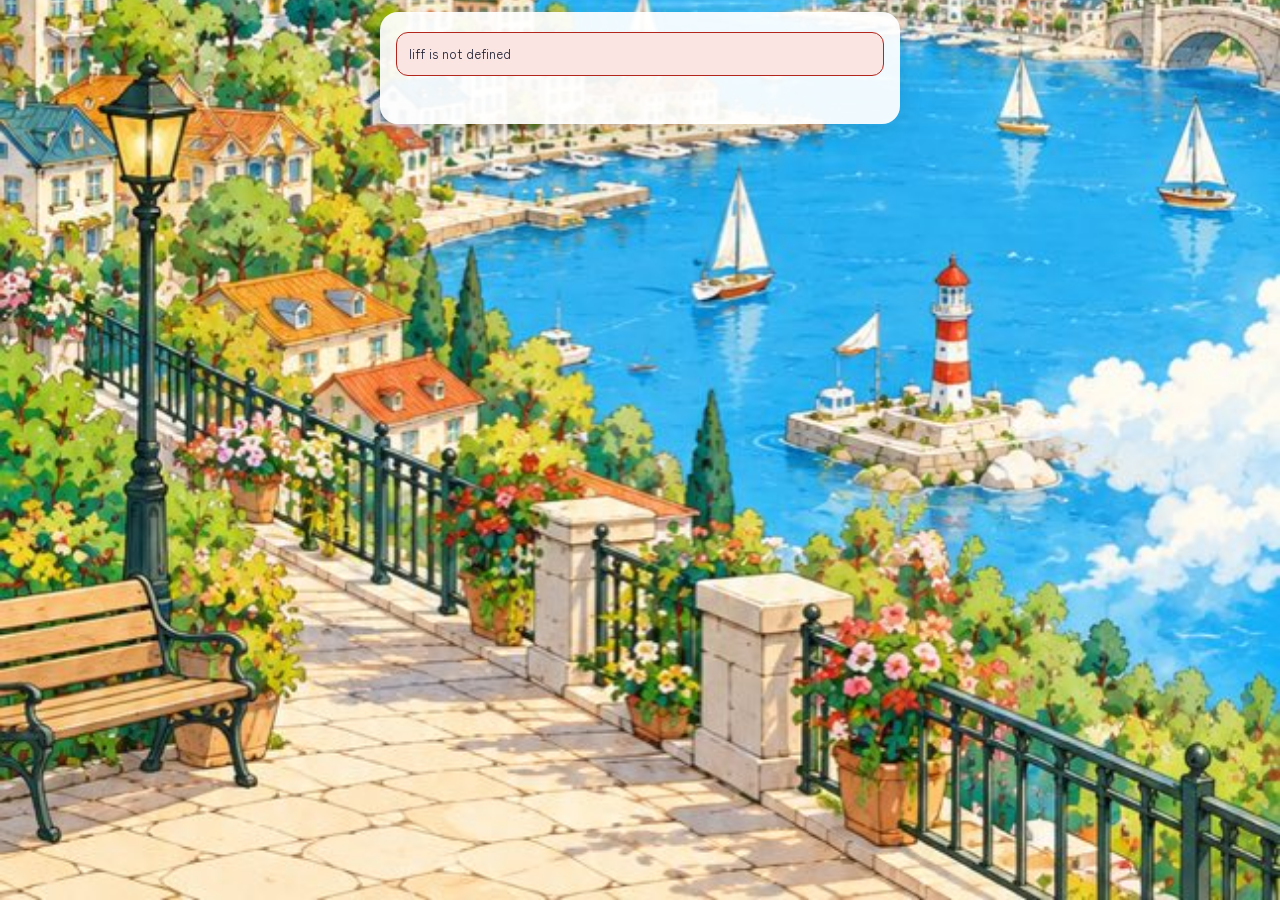
<file: user/index.html>
<!doctype html>
<html lang="ja">
<head>
<meta charset="utf-8">
<meta name="viewport" content="width=device-width, initial-scale=1, viewport-fit=cover">
<title>Wolly</title>
<link rel="preconnect" href="https://fonts.googleapis.com">
<link rel="stylesheet" href="https://fonts.googleapis.com/css2?family=Zen+Kaku+Gothic+New:wght@400;500;700&display=swap">
<link rel="stylesheet" href="../style.css">
</head>
<body data-app="user">
<div id="app" aria-live="polite"><main class="liff"><p class="note">読み込み中…</p></main></div>
<div class="toast" id="toast" role="status"></div>
<script charset="utf-8" src="https://static.line-scdn.net/liff/edge/2/sdk.js"></script>
<script src="../config.js"></script>
<script src="../app.js"></script>
</body>
</html>
</file>
<file: style.css>
:root{
  --bg:#F3F4F9;--surface:#FFFFFF;--surface2:#F7F8FC;--ink:#1D2033;--muted:#555A70;--line:#D9DCE8;
  --accent:#4652C8;--on-accent:#FFFFFF;--accent-weak:#E8EAFB;--pink:#B23A74;
  --ok:#1A7550;--ok-weak:#E1F3EA;--warn:#8A5300;--warn-weak:#FCEFD9;--ng:#B3261E;--ng-weak:#FBE5E3;
  color-scheme:light;
}
@media (prefers-color-scheme:dark){:root{
  --bg:#14151C;--surface:#1E2029;--surface2:#24262F;--ink:#ECEDF3;--muted:#A9ADBF;--line:#363949;
  --accent:#9AA2F7;--on-accent:#14151C;--accent-weak:#272C55;--pink:#F294C2;
  --ok:#62CF98;--ok-weak:#16352A;--warn:#EDB76B;--warn-weak:#3A2A12;--ng:#F2938C;--ng-weak:#3E1F1C;
  color-scheme:dark;}}
*,*::before,*::after{box-sizing:border-box}
body{margin:0;background:var(--bg);color:var(--ink);font-family:"Zen Kaku Gothic New","Hiragino Sans","Hiragino Kaku Gothic ProN","Yu Gothic",Meiryo,sans-serif;font-size:15px;line-height:1.6}
button,input,select,textarea{font:inherit;color:inherit}
button{cursor:pointer}
:focus-visible{outline:3px solid var(--accent);outline-offset:2px}
a{color:var(--accent)}
.bar{position:sticky;top:0;z-index:5;background:var(--surface);border-bottom:1px solid var(--line);padding:12px 16px;display:flex;flex-direction:column;align-items:center}
.bar b{font-size:16px}
.bar span{font-size:11.5px;color:var(--muted)}
.liff{max-width:520px;margin:0 auto;padding:20px 16px 48px;display:flex;flex-direction:column;gap:26px}
form{display:flex;flex-direction:column;gap:26px}
.fld{display:flex;flex-direction:column;gap:8px}
.fld>label,.fld>.lbl{font-size:14px;color:var(--ink);font-weight:700}
.req{color:var(--ng);font-size:11px;margin-left:4px}
.fld input,.fld select,.fld textarea{border:1px solid var(--line);border-radius:10px;padding:12px;min-height:48px;background:var(--surface);width:100%;font-size:16px}
.fld textarea{min-height:84px;resize:vertical}
.grid3{display:grid;grid-template-columns:1fr 1fr 1fr;gap:12px}
.grid2{display:grid;grid-template-columns:1fr 1fr;gap:12px}
.chips{display:flex;flex-wrap:wrap;gap:10px}
.chips label{display:inline-flex;align-items:center;border:1px solid var(--line);border-radius:999px;padding:8px 16px;min-height:44px;font-size:14px;cursor:pointer;background:var(--surface)}
.chips input{position:absolute;opacity:0;width:1px;height:1px}
.chips label:has(input:checked){background:var(--accent-weak);border-color:var(--accent);font-weight:500}
.chips label:has(input:focus-visible){outline:3px solid var(--accent);outline-offset:2px}
.agree{display:flex;gap:12px;align-items:flex-start;font-size:14px;padding:6px 0;cursor:pointer}
.agree input{width:24px;height:24px;margin-top:1px;accent-color:var(--accent);flex:none}
.btn-main{width:100%;min-height:52px;border:0;border-radius:12px;background:var(--accent);color:var(--on-accent);font-weight:700;font-size:15px}
.btn-main:disabled{opacity:.45;cursor:not-allowed}
.btn-sub{display:flex;align-items:center;justify-content:center;width:100%;min-height:44px;border:1px solid var(--line);border-radius:12px;background:var(--surface);font-weight:500;text-decoration:none;color:var(--ink)}
.note{font-size:12.5px;color:var(--muted);margin:0}
.box{border:1px solid var(--line);border-radius:12px;padding:12px;background:var(--surface2);font-size:14px}
.box b{display:block}
.card{border:1px solid var(--line);border-radius:12px;padding:12px;background:var(--surface)}
.okbox,.ngbox,.warnbox{border-radius:12px;padding:10px 12px;font-size:13.5px;border:1px solid}
.okbox{border-color:var(--ok);background:var(--ok-weak)}
.ngbox{border-color:var(--ng);background:var(--ng-weak)}
.warnbox{border-color:var(--warn);background:var(--warn-weak)}
.okbox b,.warnbox b{display:block}
.cmt{border-left:3px solid var(--accent);padding:2px 0 2px 10px;margin-top:6px;font-size:13px}
.guardian{border-left:3px solid var(--warn);padding-left:12px;display:flex;flex-direction:column;gap:18px}
.center{text-align:center}
.done-ic{width:64px;height:64px;border-radius:32px;background:var(--ok-weak);border:2px solid var(--ok);display:grid;place-items:center;margin:20px auto 8px;color:var(--ok)}
.row{border:1px solid var(--line);border-radius:12px;padding:10px 12px;display:flex;justify-content:space-between;gap:8px;align-items:center;background:var(--surface)}
.row small{display:block;color:var(--muted)}
.badge{display:inline-block;padding:1px 9px;border-radius:999px;font-size:12px;border:1px solid var(--line);white-space:nowrap;background:var(--surface)}
.badge.ok{border-color:var(--ok);color:var(--ok);background:var(--ok-weak)}
.badge.warn{border-color:var(--warn);color:var(--warn);background:var(--warn-weak)}
.badge.ng{border-color:var(--ng);color:var(--ng);background:var(--ng-weak)}
.badge.ac{border-color:var(--accent);color:var(--accent);background:var(--accent-weak)}
.test{font-size:11.5px;color:var(--warn);text-align:center;padding:6px;background:var(--warn-weak);border-bottom:1px solid var(--line)}
.toast{position:fixed;left:50%;bottom:20px;transform:translateX(-50%);background:var(--ink);color:var(--bg);padding:10px 16px;border-radius:12px;font-size:14px;z-index:50;max-width:calc(100% - 32px);opacity:0;pointer-events:none;transition:opacity .2s}
.toast.show{opacity:1}
.sr{position:absolute;width:1px;height:1px;overflow:hidden;clip:rect(0 0 0 0)}
@media (prefers-reduced-motion:reduce){*{transition:none!important}}

/* ---------- 選択ボタン・補足の枠・画像のプレビュー ---------- */
.choice{display:flex;flex-direction:column;gap:2px;border:1px solid var(--accent);border-radius:14px;padding:14px 16px;background:var(--surface);text-decoration:none;color:var(--ink)}
.choice b{font-size:16px;color:var(--accent)}
.choice span{font-size:13px;color:var(--muted)}
.sub-box{border-left:3px solid var(--accent);padding-left:12px;display:flex;flex-direction:column;gap:18px}
.sub-box[hidden],.guardian[hidden],[hidden]{display:none}
.thumbs{display:flex;gap:8px;flex-wrap:wrap}
.thumbs img{width:84px;height:84px;object-fit:cover;border-radius:10px;border:1px solid var(--line)}
.sec{font-size:14px;margin:6px 0 0;color:var(--muted)}
.ng-t{color:var(--ng)!important}

/* ---------- メンバー画面：背景の絵とロゴ ---------- */
body[data-app="user"]{--bg-img:url("img/bg.jpg");background:#BFE3F7}
body[data-app="user"]::before{content:"";position:fixed;inset:0;z-index:-1;background:var(--bg-img) center bottom/cover no-repeat}
body[data-app="user"] #app{position:relative;z-index:0}
.hero{display:flex;flex-direction:column;align-items:center;gap:10px;padding:18px 16px 4px}
.hero .logo{width:min(250px,64vw);height:auto;filter:drop-shadow(0 3px 8px rgba(0,0,0,.18))}
.hero b{font-size:16px;padding:4px 16px;border-radius:999px;background:rgba(255,255,255,.88);color:#1D2033}
body[data-app="user"] .liff{width:calc(100% - 24px);margin:12px auto 32px;border-radius:18px;background:color-mix(in srgb,var(--surface) 93%,transparent);box-shadow:0 6px 24px rgba(0,0,0,.12)}

/* ---------- パートナー画面のヘッダー（ロゴつき） ---------- */
.pbar{flex-direction:row;justify-content:center;gap:12px;padding:10px 16px}
.pbar .plogo{width:46px;height:46px;border-radius:10px;object-fit:contain;background:#fff;border:1px solid var(--line)}
.pbar div{display:flex;flex-direction:column}

/* ---------- 求人一覧（U-01）・求人の画像 ---------- */
.jobcard{display:flex;flex-direction:column;gap:4px}
.jobbox::after,.jobcard::after{content:"";display:block;clear:both}
.jthumb{float:right;width:96px;height:96px;object-fit:cover;border-radius:12px;margin:0 0 6px 10px;border:1px solid var(--line)}
.jobcard .jthumb{order:-1;position:absolute;right:12px;top:12px;float:none;margin:0}
.jobcard{position:relative;padding-right:120px}
.jobcard .linkbtn{margin-top:6px}
.jdate{color:var(--accent);font-size:13.5px}
.jtitle{margin:0;font-size:16px;line-height:1.45}
.jpay{margin:2px 0 0;font-weight:700;display:flex;gap:10px;align-items:baseline;flex-wrap:wrap}
.jobcard:not(:has(.jthumb)){padding-right:12px}
.linkbtn{display:flex;align-items:center;justify-content:center;text-decoration:none}
.survey{border:1px solid var(--accent);border-radius:14px;padding:12px;background:var(--accent-weak);display:flex;flex-direction:column;gap:8px;margin:8px 0}
.survey p{margin:0;font-size:14px}

/* ---------- 免許・資格の写真（U-00） ---------- */
.lic-new{display:flex;flex-direction:column;gap:8px}
.lic-row{display:grid;grid-template-columns:64px 1fr auto;gap:10px;align-items:end;border:1px solid var(--line);border-radius:12px;padding:8px;background:var(--surface)}
.lic-row img{width:64px;height:64px;object-fit:cover;border-radius:8px}
.lic-row .btn-sub{width:auto;padding:0 12px;min-height:40px}
.lic-now{display:flex;flex-direction:column;gap:6px}
.filebtn{cursor:pointer}
.imgbtns{display:flex;gap:8px;margin-top:8px}
.imgbtns .filebtn{flex:1}
.imgbtns #imgDel{width:auto;padding:0 16px}
.thumbs:not(:empty){margin-top:4px}

/* ---------- テスト用画面のメニュー（LINEのリッチメニューの代わり） ---------- */
.testmenu{display:grid;grid-template-columns:repeat(auto-fit,minmax(70px,1fr));gap:6px;padding:8px;background:var(--warn-weak);border-bottom:1px solid var(--line)}
.testmenu a{display:flex;align-items:center;justify-content:center;min-height:44px;padding:4px;border:1px solid var(--line);border-radius:10px;background:var(--surface);color:var(--ink);text-decoration:none;font-size:13px;font-weight:700;text-align:center}
.testmenu a[aria-current="page"]{border-color:var(--accent);background:var(--accent-weak)}

/* ---------- 入力の不備（赤枠・赤字） ---------- */
.fld.err>label,.fld.err>.lbl{color:var(--ng)}
.fld.err input,.fld.err textarea,.fld.err select,.fld.err .chips label{border-color:var(--ng);border-width:2px;background:var(--ng-weak)}
.agree.err{outline:2px solid var(--ng);outline-offset:4px;border-radius:8px;background:var(--ng-weak)}
.errmsg{margin:2px 0 0;color:var(--ng);font-size:13.5px;font-weight:700}
.errmsg::before{content:"！ "}
.agree .errmsg{flex-basis:100%}
.agree.err{flex-wrap:wrap}

/* ---------- 読み込み中・送信中 ---------- */
.spin{width:28px;height:28px;border-radius:50%;border:3px solid var(--accent-weak);border-top-color:var(--accent);animation:spin .8s linear infinite;flex:none}
@keyframes spin{to{transform:rotate(360deg)}}
.loading{display:flex;align-items:center;justify-content:center;gap:12px;padding:40px 0;color:var(--muted);font-size:14px}
.busy{position:fixed;inset:0;z-index:100;display:grid;place-items:center;background:rgba(20,21,28,.45)}
.busy-in{display:flex;flex-direction:column;align-items:center;gap:10px;background:var(--surface);color:var(--ink);border-radius:16px;padding:22px 26px;min-width:230px;box-shadow:0 8px 30px rgba(0,0,0,.25);text-align:center}
.busy-in .spin{width:40px;height:40px;border-width:4px}
.busy-in small{color:var(--muted);font-size:12px}
@media (prefers-reduced-motion:reduce){.spin{animation-duration:2.4s}}
.testwho{display:flex;flex-wrap:wrap;gap:6px;align-items:center;padding:8px;background:var(--warn-weak);font-size:12.5px}
.testwho span{color:var(--muted);margin-right:2px}
.testwho a{padding:6px 10px;min-height:36px;display:inline-flex;align-items:center;border:1px solid var(--line);border-radius:999px;background:var(--surface);color:var(--ink);text-decoration:none}
.testwho a[aria-current="true"]{border-color:var(--accent);background:var(--accent-weak);font-weight:700}

/* ---------- U-06 出退勤 ---------- */
.shift{display:flex;flex-direction:column;gap:8px}
.punch{display:grid;grid-template-columns:1fr 1fr;gap:10px;margin:4px 0}
.punch div{border:1px solid var(--line);border-radius:12px;padding:10px;text-align:center;background:var(--surface2)}
.punch span{display:block;font-size:12.5px;color:var(--muted)}
.punch b{font-size:24px;letter-spacing:.04em}
.punch-btn{display:flex;flex-direction:column;align-items:center;justify-content:center;gap:2px;width:100%;min-height:84px;border:0;border-radius:16px;font-size:20px;font-weight:700;color:#fff;box-shadow:0 4px 0 rgba(0,0,0,.18)}
.punch-btn .pb-en{font-size:12px;letter-spacing:.18em;opacity:.9}
.punch-btn.in{background:#1A7550}
.punch-btn.out{background:#C2410C}
.punch-btn:active{transform:translateY(2px);box-shadow:0 2px 0 rgba(0,0,0,.18)}
.punch-btn:disabled{background:var(--line);color:var(--muted);box-shadow:none}
.today-none{display:flex;flex-direction:column;gap:4px}
h3.jtitle{font-size:16px}

/* ---------- 日付・時刻の入力欄がはみ出さないように（iPhone は日付欄に既定の幅があるため） ---------- */
.fld{min-width:0}
.grid2>*,.grid3>*{min-width:0}
.fld input[type=date],.fld input[type=time],.fld input[type=datetime-local]{-webkit-appearance:none;appearance:none;display:block;min-width:0;max-width:100%;text-align:left}
.fld input::-webkit-date-and-time-value{text-align:left}

/* ---------- カレンダー（11/26：求人依頼で勤務日をいくつでも選ぶ・求人一覧でお仕事のある日・わたしの予定） ---------- */
.cal{border:1px solid var(--line);border-radius:14px;background:var(--surface);padding:8px}
.cal-h{display:flex;align-items:center;justify-content:space-between;gap:8px;margin-bottom:4px}
.cal-h b{display:inline-flex;align-items:center;gap:6px;font-size:16px}
.cal-h b svg{color:var(--accent)}
.cal-nav{width:44px;height:44px;border:1px solid var(--line);border-radius:12px;background:var(--surface2);font-size:22px;line-height:1;color:var(--ink)}
.cal-w,.cal-g{display:grid;grid-template-columns:repeat(7,1fr);gap:3px}
.cal-w span{text-align:center;font-size:11.5px;color:var(--muted);padding:2px 0}
.cal-w .sun,.cd.sun b{color:var(--ng)}
.cal-w .sat,.cd.sat b{color:var(--accent)}
.cd{min-height:48px;border:1px solid transparent;border-radius:10px;background:var(--surface2);display:flex;flex-direction:column;align-items:center;justify-content:flex-start;padding:5px 0 3px;gap:1px;color:var(--ink);font:inherit}
.cd b{font-size:14px;font-weight:700;line-height:1.2}
.cd small{font-size:9.5px;line-height:1.2;white-space:nowrap;font-weight:700}
.cd.empty{background:none}
.cd:disabled{background:none;opacity:.45}
.cd.today{border-color:var(--ink)}
.cd.has{background:var(--accent-weak)}
.cd.has small{color:var(--accent)}
.cd.work{background:var(--ok-weak);border-color:var(--ok)}.cd.work small{color:var(--ok)}
.cd.in{background:var(--warn-weak);border-color:var(--warn)}.cd.in small{color:var(--warn)}
.cd.done{background:var(--ok)}.cd.done b,.cd.done small{color:var(--on-accent)!important}
.cd.wait{background:var(--warn-weak)}.cd.wait small{color:var(--warn)}
.cd.on{background:var(--accent);border-color:var(--accent)}
.cd.on b,.cd.on small{color:var(--on-accent)!important}
.calquick{display:grid;grid-template-columns:1fr 1fr;gap:8px}
.calquick .btn-sub{font-size:13px;min-height:44px;padding:0 6px}
.calquick [data-q="clr"]{grid-column:1/-1}
.datesum{margin:0;font-size:13.5px;display:flex;flex-direction:column;gap:2px}
.datesum b{display:inline-flex;align-items:center;gap:6px;color:var(--accent)}
.datesum span{color:var(--muted);font-size:12.5px}
.linkish{border:0;background:none;color:var(--accent);text-decoration:underline;padding:6px 0;text-align:left;font:inherit;font-size:13px;min-height:44px}
.calcard{display:flex;flex-direction:column;gap:8px}
.sec svg,.sub svg{vertical-align:-4px;margin-right:4px;color:var(--accent)}
.sub{font-size:14px;margin:8px 0 0;display:flex;flex-direction:column;gap:2px}
.daychips label{padding:6px 12px;min-height:40px;font-size:13.5px}
.daylist{display:flex;flex-direction:column;gap:6px}
.dayrow{display:flex;align-items:center;gap:10px;border:1px solid var(--line);border-radius:12px;padding:8px 12px;min-height:48px;background:var(--surface)}
.dayrow input{width:22px;height:22px;accent-color:var(--accent);flex:none}
.dayrow b{min-width:72px}
.dayrow small{color:var(--muted);font-size:12px}
.dayrow.off{opacity:.7;background:var(--surface2)}
.dayrow:has(input:checked){border-color:var(--accent);background:var(--accent-weak)}
.daysec{border-top:2px solid var(--accent);padding-top:8px;margin-top:6px}
.legend{display:flex;flex-wrap:wrap;gap:6px;margin:0}
.lg{font-size:11.5px;border-radius:999px;padding:2px 9px;border:1px solid var(--line);font-weight:700}
.lg.work{background:var(--ok-weak);border-color:var(--ok);color:var(--ok)}
.lg.in{background:var(--warn-weak);border-color:var(--warn);color:var(--warn)}
.lg.done{background:var(--ok);border-color:var(--ok);color:var(--on-accent)}
.lg.wait{background:var(--warn-weak);color:var(--warn)}
/* 求人一覧：自分が応募した日（11/27） */
.cd.mine{background:var(--ok-weak);border-color:var(--ok);position:relative}
.cd.mine small{color:var(--ok)!important}
.cd.mine::after{content:"✓";position:absolute;top:-5px;right:-4px;width:16px;height:16px;border-radius:50%;background:var(--ok);color:var(--on-accent);font-size:10px;font-weight:700;line-height:16px;text-align:center}
.cd.mine.on{background:var(--accent);border-color:var(--ok)}
.lg.has{background:var(--accent-weak);color:var(--accent);border-color:transparent}
.lg.mine{background:var(--ok-weak);border-color:var(--ok);color:var(--ok)}
.daychips label.applied{background:var(--ok-weak);border-color:var(--ok);color:var(--ok);font-weight:700}
.mybadge{margin:0;display:inline-block;align-self:flex-start;background:var(--ok-weak);color:var(--ok);border:1px solid var(--ok);border-radius:999px;padding:2px 10px;font-size:12.5px;font-weight:700}

/* ---------- 求人依頼の確認画面 ---------- */
.cfm{display:flex;flex-direction:column;gap:12px}
.cfm-list{margin:0;border:1px solid var(--line);border-radius:12px;background:var(--surface);overflow:hidden}
.cfm-row{display:grid;grid-template-columns:7em 1fr;gap:10px;padding:10px 12px;border-top:1px solid var(--line)}
.cfm-row:first-child{border-top:0}
.cfm-row dt{color:var(--muted,#667);font-size:13px}
.cfm-row dd{margin:0;min-width:0;overflow-wrap:anywhere}
.cfm-row dd svg{vertical-align:-4px;margin-right:4px}
.cfm-img{width:96px;height:96px;object-fit:cover;border-radius:10px;border:1px solid var(--line)}
</file>
